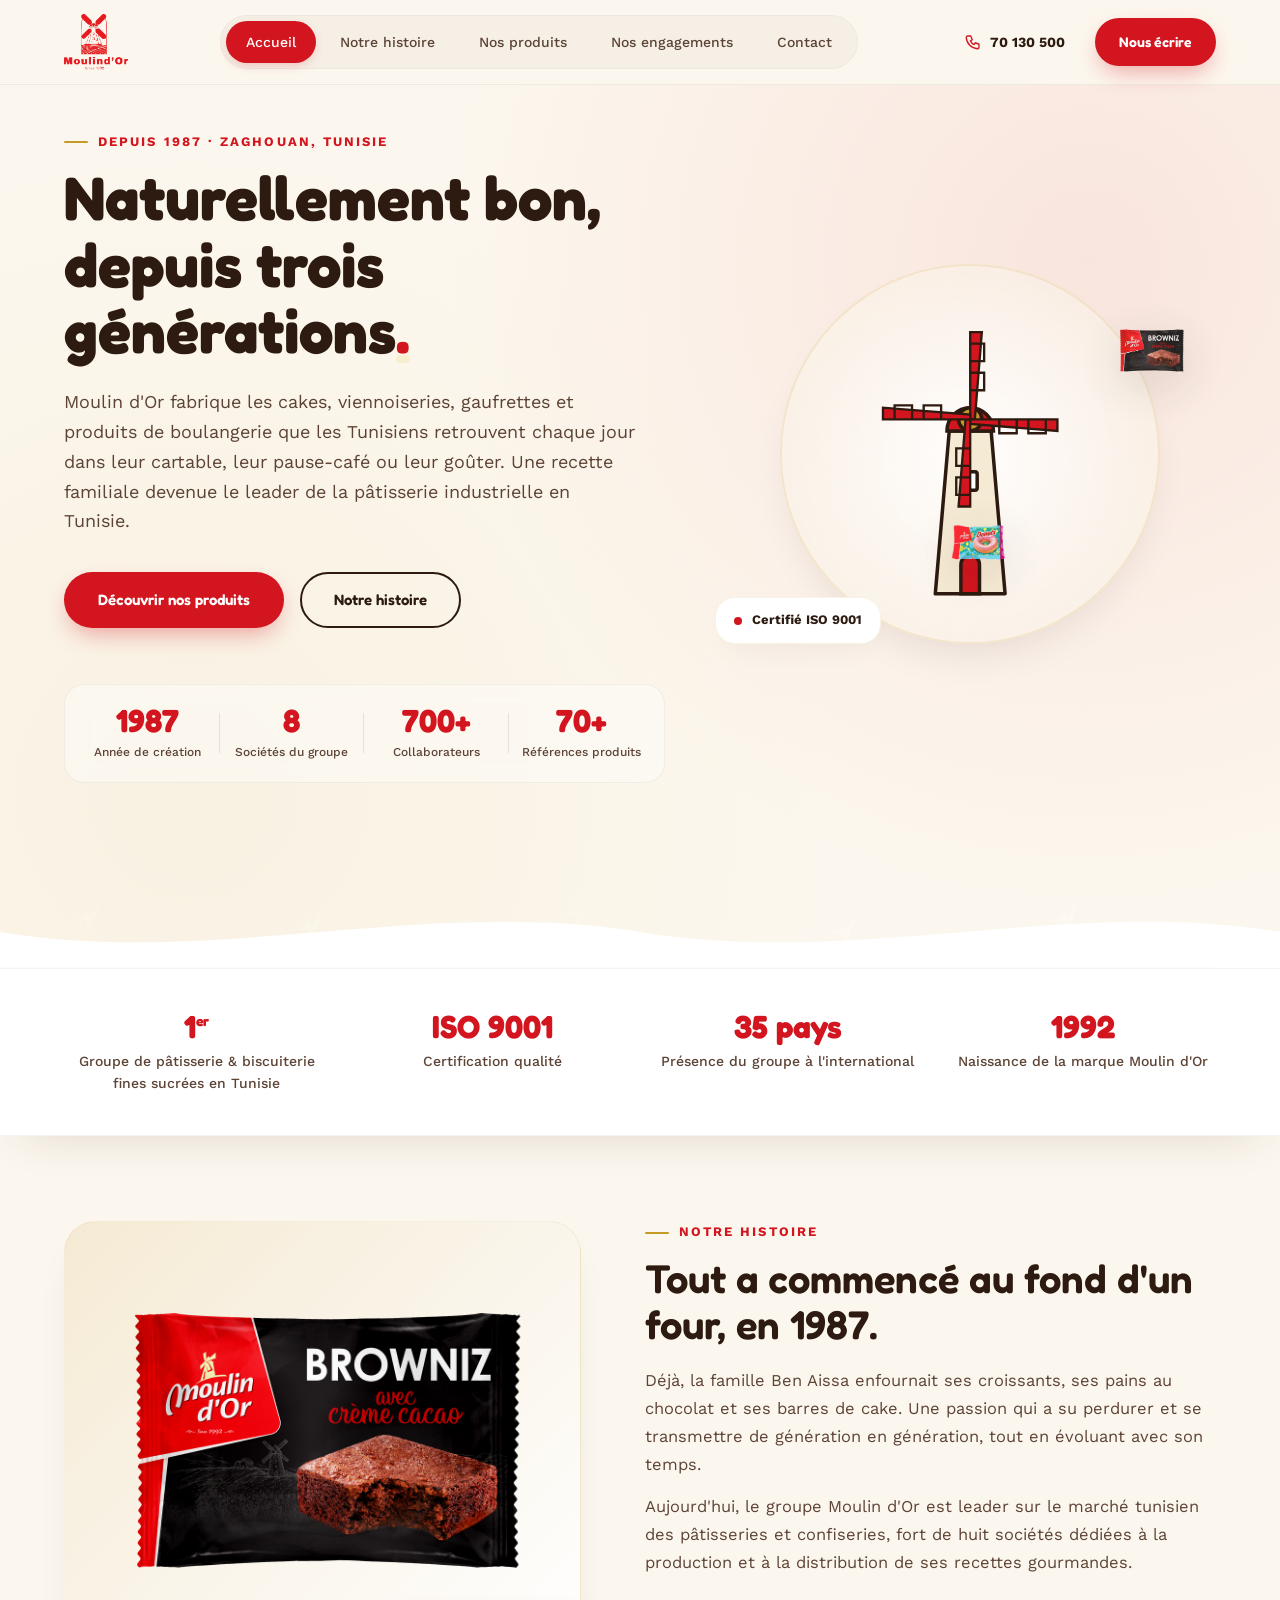
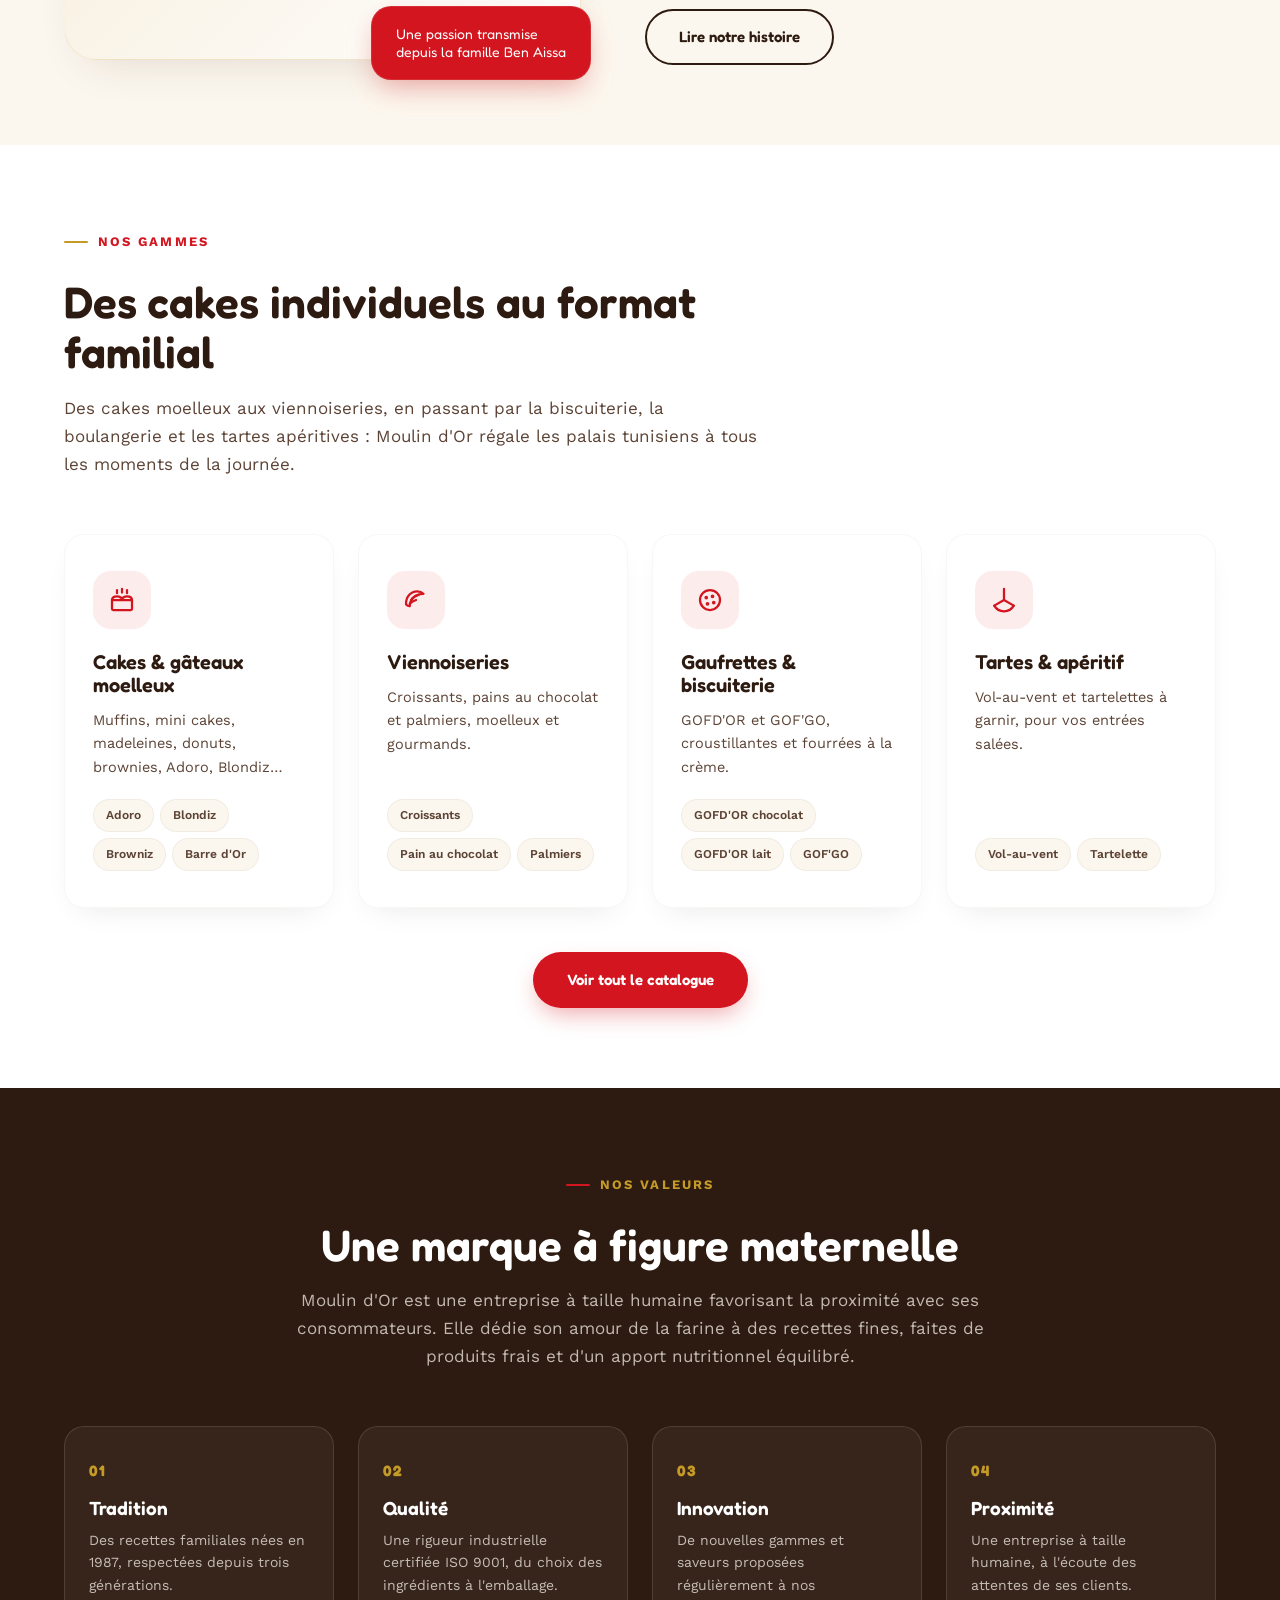
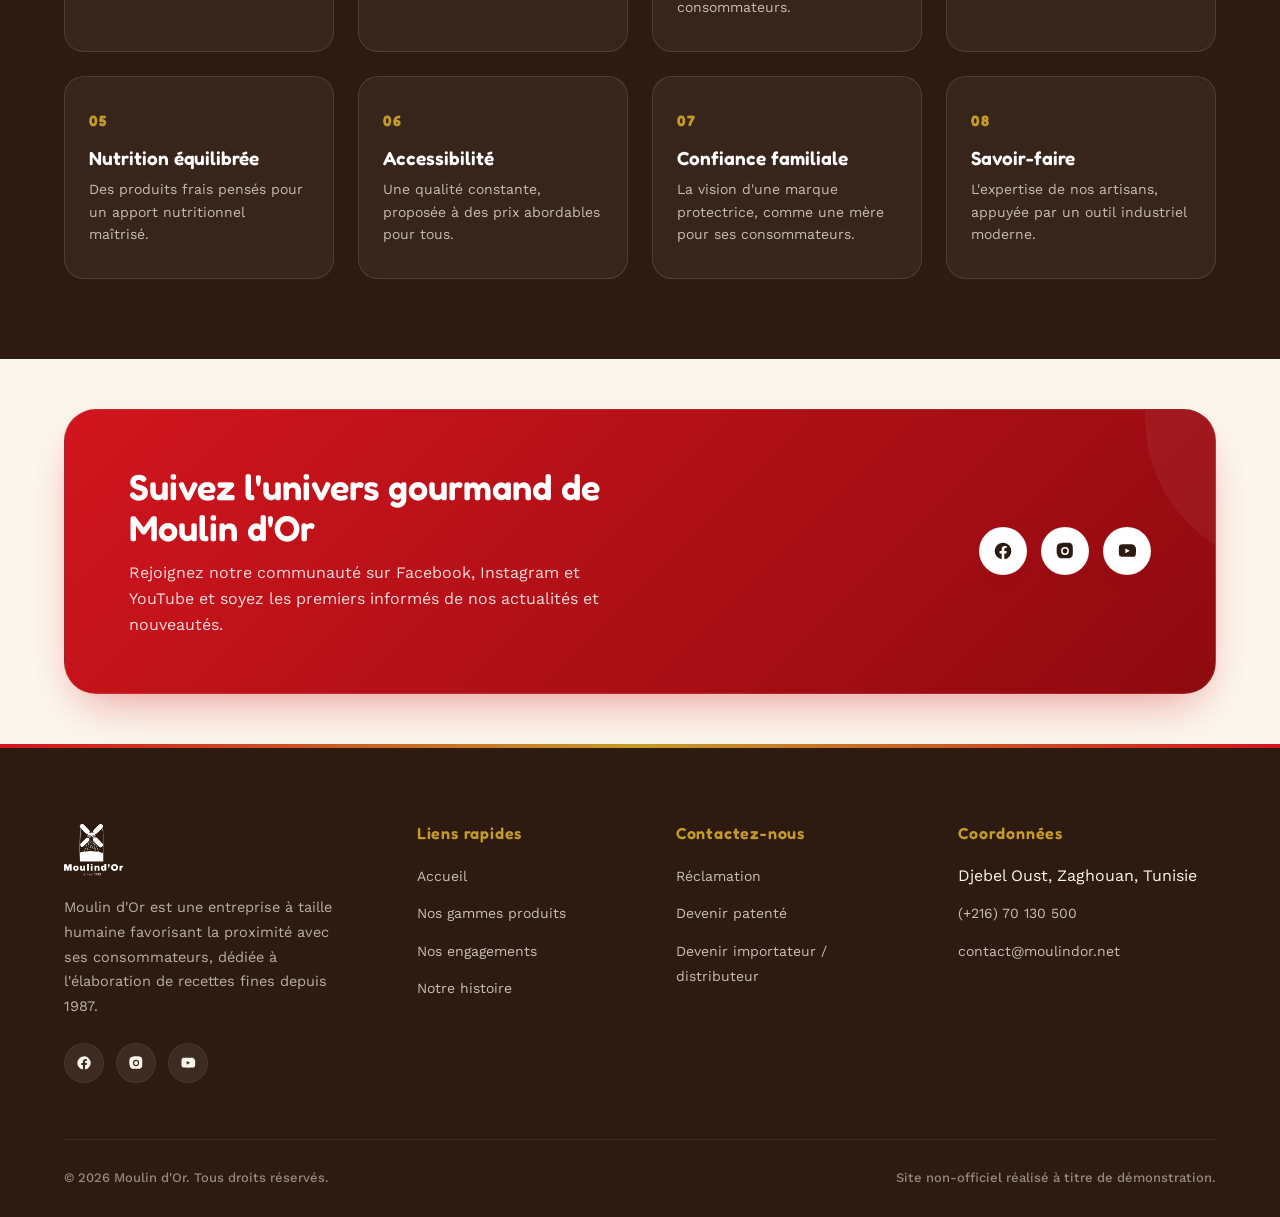
<file: index.html>
<!DOCTYPE html>
<html lang="fr">
<head>
<meta charset="UTF-8">
<meta name="viewport" content="width=device-width, initial-scale=1.0">
<title>Moulin d'Or — Naturellement Bon depuis 1987</title>
<meta name="description" content="Moulin d'Or, leader tunisien de la pâtisserie, viennoiserie et biscuiterie industrielle depuis 1987. Des recettes gourmandes et de qualité, à prix accessible.">
<link rel="icon" href="assets/img/logo.png">
<link rel="stylesheet" href="assets/css/style.css">
</head>
<body>

<!-- ========================== HEADER ========================== -->
<header class="site-header">
  <div class="container header-inner">
    <a href="index.html" class="brand"><img src="assets/img/logo.png" alt="Moulin d'Or — depuis 1992"></a>
    <nav class="nav-desktop" aria-label="Navigation principale">
      <a href="index.html" class="active">Accueil</a>
      <a href="histoire.html">Notre histoire</a>
      <a href="produits.html">Nos produits</a>
      <a href="engagements.html">Nos engagements</a>
      <a href="contact.html">Contact</a>
    </nav>
    <div class="header-actions">
      <a class="tel" href="tel:+21670130500">
        <svg width="18" height="18" viewBox="0 0 24 24" fill="none" stroke="currentColor" stroke-width="1.8" stroke-linecap="round" stroke-linejoin="round"><path d="M5 4h4l2 5-2.5 1.5a11 11 0 0 0 5 5L15 13l5 2v4a2 2 0 0 1-2 2A16 16 0 0 1 3 6a2 2 0 0 1 2-2Z"/></svg>
        <span>70 130 500</span>
      </a>
      <a href="contact.html" class="btn btn-primary" style="padding:11px 22px;font-size:14px;">Nous écrire</a>
      <button class="nav-toggle" aria-label="Ouvrir le menu" aria-expanded="false"><span></span></button>
    </div>
  </div>
  <nav class="nav-mobile" aria-label="Navigation mobile">
    <a href="index.html" class="active">Accueil</a>
    <a href="histoire.html">Notre histoire</a>
    <a href="produits.html">Nos produits</a>
    <a href="engagements.html">Nos engagements</a>
    <a href="contact.html">Contact</a>
  </nav>
</header>

<!-- ========================== HERO ========================== -->
<section class="hero">
  <div class="container hero-inner">
    <div class="hero-copy">
      <span class="eyebrow">Depuis 1987 · Zaghouan, Tunisie</span>
      <h1>Naturellement bon,<br>depuis trois générations<em>.</em></h1>
      <p class="hero-lede">Moulin d'Or fabrique les cakes, viennoiseries, gaufrettes et produits de boulangerie que les Tunisiens retrouvent chaque jour dans leur cartable, leur pause-café ou leur goûter. Une recette familiale devenue le leader de la pâtisserie industrielle en Tunisie.</p>
      <div class="hero-cta">
        <a href="produits.html" class="btn btn-primary">Découvrir nos produits</a>
        <a href="histoire.html" class="btn btn-outline">Notre histoire</a>
      </div>
      <div class="hero-stats">
        <div class="stat"><b>1987</b><span>Année de création</span></div>
        <div class="stat"><b>8</b><span>Sociétés du groupe</span></div>
        <div class="stat"><b>700+</b><span>Collaborateurs</span></div>
        <div class="stat"><b>70+</b><span>Références produits</span></div>
      </div>
    </div>
    <div class="hero-art">
      <div class="hero-floating-products">
        <img class="floating-product-img floating-p1" src="assets/img/browniez.png" alt="Gâteau Browniez Moulin d'Or">
        <img class="floating-product-img floating-p2" src="assets/img/donuts-fraise.png" alt="Donuts Fraise Moulin d'Or">
      </div>
      <div class="mill">
        <svg class="windmill-svg" viewBox="0 0 200 260" xmlns="http://www.w3.org/2000/svg">
          <!-- Windmill tower base -->
          <path d="M70 250 L130 250 L118 110 L82 110 Z" fill="#F5EAD4" stroke="#2D1A10" stroke-width="3" stroke-linejoin="round" />
          <!-- Door -->
          <path d="M92 250 L92 225 A8 8 0 0 1 108 225 L108 250 Z" fill="#D2151E" stroke="#2D1A10" stroke-width="3" />
          <!-- Window -->
          <rect x="94" y="145" width="12" height="16" rx="2" fill="#FFFFFF" stroke="#2D1A10" stroke-width="3" />
          <!-- Windmill dome/roof -->
          <path d="M80 110 A20 20 0 0 1 120 110 Z" fill="#D2151E" stroke="#2D1A10" stroke-width="3" />
          <!-- Rotating blades group (needs to rotate around 100, 100) -->
          <g class="mill-blades-group">
            <!-- Center axle -->
            <circle cx="100" cy="100" r="10" fill="#C59B27" stroke="#2D1A10" stroke-width="3" />
            <!-- Blade 1 -->
            <path d="M100 100 L100 25 L110 25 L104 100 Z" fill="#D2151E" stroke="#2D1A10" stroke-width="2" />
            <path d="M100 35 L112 35 L112 50 L100 50" fill="none" stroke="#2D1A10" stroke-width="2" />
            <path d="M100 60 L112 60 L112 75 L100 75" fill="none" stroke="#2D1A10" stroke-width="2" />
            <!-- Blade 2 (rotated 90) -->
            <g transform="rotate(90 100 100)">
              <path d="M100 100 L100 25 L110 25 L104 100 Z" fill="#D2151E" stroke="#2D1A10" stroke-width="2" />
              <path d="M100 35 L112 35 L112 50 L100 50" fill="none" stroke="#2D1A10" stroke-width="2" />
              <path d="M100 60 L112 60 L112 75 L100 75" fill="none" stroke="#2D1A10" stroke-width="2" />
            </g>
            <!-- Blade 3 (rotated 180) -->
            <g transform="rotate(180 100 100)">
              <path d="M100 100 L100 25 L110 25 L104 100 Z" fill="#D2151E" stroke="#2D1A10" stroke-width="2" />
              <path d="M100 35 L112 35 L112 50 L100 50" fill="none" stroke="#2D1A10" stroke-width="2" />
              <path d="M100 60 L112 60 L112 75 L100 75" fill="none" stroke="#2D1A10" stroke-width="2" />
            </g>
            <!-- Blade 4 (rotated 270) -->
            <g transform="rotate(270 100 100)">
              <path d="M100 100 L100 25 L110 25 L104 100 Z" fill="#D2151E" stroke="#2D1A10" stroke-width="2" />
              <path d="M100 35 L112 35 L112 50 L100 50" fill="none" stroke="#2D1A10" stroke-width="2" />
              <path d="M100 60 L112 60 L112 75 L100 75" fill="none" stroke="#2D1A10" stroke-width="2" />
            </g>
          </g>
        </svg>
      </div>
      <div class="hero-badge"><span class="dot"></span> Certifié ISO 9001</div>
    </div>
  </div>
  <svg class="wheat-wave-divider wave-cream-to-white" viewBox="0 0 1440 120" preserveAspectRatio="none" xmlns="http://www.w3.org/2000/svg">
    <!-- Wavy background fill -->
    <path d="M0,80 C240,120 480,40 720,80 C960,120 1200,40 1440,80 L1440,120 L0,120 Z" fill="var(--white)" />
    <!-- Additional wheat stalk shapes along the wave -->
    <g fill="var(--gold)" opacity="0.15">
      <path d="M 100,80 C 105,70 110,60 112,45 C 108,52 105,58 100,63 C 98,55 96,48 92,40 C 94,47 96,53 98,58 C 93,62 88,66 82,68 C 88,68 93,68 96,66 C 98,72 100,78 101,85 Z" />
      <path d="M 350,90 C 355,80 360,70 362,55 C 358,62 355,68 350,73 C 348,65 346,58 342,50 C 344,57 346,63 348,68 C 343,72 338,76 332,78 C 338,78 343,78 346,76 C 348,82 350,88 351,95 Z" />
      <path d="M 650,75 C 655,65 660,55 662,40 C 658,47 655,53 650,58 C 648,50 646,43 642,35 C 644,42 646,48 648,53 C 643,57 638,61 632,63 C 638,63 643,63 646,61 C 648,67 650,73 651,80 Z" />
      <path d="M 950,95 C 955,85 960,75 962,60 C 958,67 955,73 950,78 C 948,70 946,63 942,55 C 944,62 946,68 948,73 C 943,77 938,81 932,83 C 938,83 943,83 946,81 C 948,87 950,93 951,100 Z" />
      <path d="M 1200,80 C 1205,70 1210,60 1212,45 C 1208,52 1205,58 1200,63 C 1198,55 1196,48 1192,40 C 1194,47 1196,53 1198,58 C 1193,62 1188,66 1182,68 C 1188,68 1193,68 1196,66 C 1198,72 1200,78 1201,85 Z" />
    </g>
  </svg>
</section>

<!-- ========================== STRIP ========================== -->
<section class="strip">
  <div class="container strip-grid">
    <div class="strip-item"><b>1<sup style="font-size:14px;">er</sup></b><span>Groupe de pâtisserie &amp; biscuiterie fines sucrées en Tunisie</span></div>
    <div class="strip-item"><b>ISO 9001</b><span>Certification qualité</span></div>
    <div class="strip-item"><b>35 pays</b><span>Présence du groupe à l'international</span></div>
    <div class="strip-item"><b>1992</b><span>Naissance de la marque Moulin d'Or</span></div>
  </div>
</section>

<!-- ========================== HISTOIRE TEASER ========================== -->
<section class="section">
  <div class="container">
    <div class="split reveal">
      <div class="split-media">
        <div class="frame"><img src="assets/img/browniez.png" alt="Browniz Moulin d'Or, gâteau fourré à la crème de cacao"></div>
        <div class="tag">Une passion transmise depuis la famille Ben Aissa</div>
      </div>
      <div class="split-body">
        <span class="eyebrow">Notre histoire</span>
        <h2>Tout a commencé au fond d'un four, en 1987.</h2>
        <p>Déjà, la famille Ben Aissa enfournait ses croissants, ses pains au chocolat et ses barres de cake. Une passion qui a su perdurer et se transmettre de génération en génération, tout en évoluant avec son temps.</p>
        <p>Aujourd'hui, le groupe Moulin d'Or est leader sur le marché tunisien des pâtisseries et confiseries, fort de huit sociétés dédiées à la production et à la distribution de ses recettes gourmandes.</p>
        <a href="histoire.html" class="btn btn-outline">Lire notre histoire</a>
      </div>
    </div>
  </div>
</section>

<!-- ========================== GAMMES DE PRODUITS ========================== -->
<section class="section" style="background:var(--white);">
  <div class="container">
    <div class="section-head reveal">
      <span class="eyebrow">Nos gammes</span>
      <h2>Des cakes individuels au format familial</h2>
      <p>Des cakes moelleux aux viennoiseries, en passant par la biscuiterie, la boulangerie et les tartes apéritives : Moulin d'Or régale les palais tunisiens à tous les moments de la journée.</p>
    </div>
    <div class="cards-grid reveal">
      <div class="cat-card">
        <div class="icon"><svg viewBox="0 0 24 24" fill="none" stroke="#E31E24" stroke-width="1.8" stroke-linecap="round" stroke-linejoin="round"><path d="M4 12h16v7a1 1 0 0 1-1 1H5a1 1 0 0 1-1-1v-7Z"/><path d="M4 12c0-2 1.5-3 4-3s3 1.5 4 1.5 1.5-1.5 4-1.5 4 1 4 3"/><path d="M8 6.5V4M12 6V3M16 6.5V4"/></svg></div>
        <h3>Cakes &amp; gâteaux moelleux</h3>
        <p>Muffins, mini cakes, madeleines, donuts, brownies, Adoro, Blondiz…</p>
        <ul><li>Adoro</li><li>Blondiz</li><li>Browniz</li><li>Barre d'Or</li></ul>
      </div>
      <div class="cat-card">
        <div class="icon"><svg viewBox="0 0 24 24" fill="none" stroke="#E31E24" stroke-width="1.8" stroke-linecap="round" stroke-linejoin="round"><path d="M4 15c0-6 4-10 9-10 3 0 5 2 5 2s-6 0-9 4c-2 2.6-2 6-2 6s-3-.5-3-2Z"/><path d="M8 12c2-3 6-4 6-4M7 15c2-2 5-3 5-3"/></svg></div>
        <h3>Viennoiseries</h3>
        <p>Croissants, pains au chocolat et palmiers, moelleux et gourmands.</p>
        <ul><li>Croissants</li><li>Pain au chocolat</li><li>Palmiers</li></ul>
      </div>
      <div class="cat-card">
        <div class="icon"><svg viewBox="0 0 24 24" fill="none" stroke="#E31E24" stroke-width="1.8" stroke-linecap="round" stroke-linejoin="round"><circle cx="12" cy="12" r="8"/><circle cx="9" cy="10" r=".6" fill="#E31E24"/><circle cx="14" cy="9" r=".6" fill="#E31E24"/><circle cx="15" cy="14" r=".6" fill="#E31E24"/><circle cx="10" cy="15" r=".6" fill="#E31E24"/></svg></div>
        <h3>Gaufrettes &amp; biscuiterie</h3>
        <p>GOFD'OR et GOF'GO, croustillantes et fourrées à la crème.</p>
        <ul><li>GOFD'OR chocolat</li><li>GOFD'OR lait</li><li>GOF'GO</li></ul>
      </div>
      <div class="cat-card">
        <div class="icon"><svg viewBox="0 0 24 24" fill="none" stroke="#E31E24" stroke-width="1.8" stroke-linecap="round" stroke-linejoin="round"><path d="M12 3v9l7.8 4.5"/><path d="M12 12 4.2 16.5"/><path d="M4.2 16.5A9 9 0 0 0 12 21a9 9 0 0 0 7.8-4.5"/></svg></div>
        <h3>Tartes &amp; apéritif</h3>
        <p>Vol-au-vent et tartelettes à garnir, pour vos entrées salées.</p>
        <ul><li>Vol-au-vent</li><li>Tartelette</li></ul>
      </div>
    </div>
    <div class="text-center reveal" style="margin-top:44px;">
      <a href="produits.html" class="btn btn-primary">Voir tout le catalogue</a>
    </div>
  </div>
</section>

<!-- ========================== VALEURS ========================== -->
<section class="section section-on-brown">
  <div class="container">
    <div class="section-head center reveal">
      <span class="eyebrow">Nos valeurs</span>
      <h2>Une marque à figure maternelle</h2>
      <p>Moulin d'Or est une entreprise à taille humaine favorisant la proximité avec ses consommateurs. Elle dédie son amour de la farine à des recettes fines, faites de produits frais et d'un apport nutritionnel équilibré.</p>
    </div>
    <div class="values-grid reveal">
      <div class="value-card"><span class="num">01</span><h3>Tradition</h3><p>Des recettes familiales nées en 1987, respectées depuis trois générations.</p></div>
      <div class="value-card"><span class="num">02</span><h3>Qualité</h3><p>Une rigueur industrielle certifiée ISO 9001, du choix des ingrédients à l'emballage.</p></div>
      <div class="value-card"><span class="num">03</span><h3>Innovation</h3><p>De nouvelles gammes et saveurs proposées régulièrement à nos consommateurs.</p></div>
      <div class="value-card"><span class="num">04</span><h3>Proximité</h3><p>Une entreprise à taille humaine, à l'écoute des attentes de ses clients.</p></div>
      <div class="value-card"><span class="num">05</span><h3>Nutrition équilibrée</h3><p>Des produits frais pensés pour un apport nutritionnel maîtrisé.</p></div>
      <div class="value-card"><span class="num">06</span><h3>Accessibilité</h3><p>Une qualité constante, proposée à des prix abordables pour tous.</p></div>
      <div class="value-card"><span class="num">07</span><h3>Confiance familiale</h3><p>La vision d'une marque protectrice, comme une mère pour ses consommateurs.</p></div>
      <div class="value-card"><span class="num">08</span><h3>Savoir-faire</h3><p>L'expertise de nos artisans, appuyée par un outil industriel moderne.</p></div>
    </div>
  </div>
</section>

<!-- ========================== CTA / SUIVEZ-NOUS ========================== -->
<section class="section-tight">
  <div class="container">
    <div class="cta-band reveal">
      <div>
        <h3>Suivez l'univers gourmand de Moulin d'Or</h3>
        <p>Rejoignez notre communauté sur Facebook, Instagram et YouTube et soyez les premiers informés de nos actualités et nouveautés.</p>
      </div>
      <div class="social-links" style="background:transparent;">
        <a href="https://www.facebook.com/moulindor.tunisie/" target="_blank" rel="noopener" aria-label="Facebook"><svg viewBox="0 0 24 24" width="20" height="20" fill="currentColor"><path d="M22 12a10 10 0 1 0-11.6 9.9v-7H7.9V12h2.5V9.8c0-2.5 1.5-3.9 3.8-3.9 1.1 0 2.2.2 2.2.2v2.4h-1.2c-1.2 0-1.6.8-1.6 1.6V12h2.8l-.4 2.9h-2.4v7A10 10 0 0 0 22 12Z"/></svg></a>
        <a href="https://www.instagram.com/moulindortunisie/" target="_blank" rel="noopener" aria-label="Instagram"><svg viewBox="0 0 24 24" width="20" height="20" fill="currentColor"><path d="M12 2c2.7 0 3.1 0 4.1.1 1.1 0 1.8.2 2.3.4.6.2 1 .5 1.5 1 .4.4.7.9 1 1.5.2.5.4 1.2.4 2.3.1 1 .1 1.4.1 4.1s0 3.1-.1 4.1c0 1.1-.2 1.8-.4 2.3-.2.6-.5 1-1 1.5-.4.4-.9.7-1.5 1-.5.2-1.2.4-2.3.4-1 .1-1.4.1-4.1.1s-3.1 0-4.1-.1c-1.1 0-1.8-.2-2.3-.4-.6-.2-1-.5-1.5-1-.4-.4-.7-.9-1-1.5-.2-.5-.4-1.2-.4-2.3C2 15.1 2 14.7 2 12s0-3.1.1-4.1c0-1.1.2-1.8.4-2.3.2-.6.5-1 1-1.5.4-.4.9-.7 1.5-1 .5-.2 1.2-.4 2.3-.4C8.9 2 9.3 2 12 2Zm0 5.3a4.7 4.7 0 1 0 0 9.4 4.7 4.7 0 0 0 0-9.4Zm0 1.8a2.9 2.9 0 1 1 0 5.8 2.9 2.9 0 0 1 0-5.8Zm5-2a1.1 1.1 0 1 1-2.2 0 1.1 1.1 0 0 1 2.2 0Z"/></svg></a>
        <a href="https://www.youtube.com/channel/UCGKEf2L9uiOrLGy79uA95WQ" target="_blank" rel="noopener" aria-label="YouTube"><svg viewBox="0 0 24 24" width="20" height="20" fill="currentColor"><path d="M21.6 7.2s-.2-1.5-.8-2.1c-.8-.8-1.7-.8-2.1-.9C15.9 4 12 4 12 4h0s-3.9 0-6.7.2c-.4 0-1.3.1-2.1.9C2.6 5.7 2.4 7.2 2.4 7.2S2.2 9 2.2 10.7v1.5C2.2 14 2.4 15.8 2.4 15.8s.2 1.5.8 2.1c.8.8 1.9.8 2.4.9 1.7.2 7.4.2 7.4.2s3.9 0 6.7-.2c.4 0 1.3-.1 2.1-.9.6-.6.8-2.1.8-2.1s.2-1.8.2-3.5v-1.5c0-1.8-.2-3.5-.2-3.5ZM10 14.6V8.9l5.4 2.9-5.4 2.8Z"/></svg></a>
      </div>
    </div>
  </div>
</section>

<!-- ========================== FOOTER ========================== -->
<footer class="site-footer">
  <div class="container">
    <div class="footer-grid">
      <div class="footer-brand">
        <img src="assets/img/logo.png" alt="Moulin d'Or">
        <p>Moulin d'Or est une entreprise à taille humaine favorisant la proximité avec ses consommateurs, dédiée à l'élaboration de recettes fines depuis 1987.</p>
        <div class="footer-social">
          <a href="https://www.facebook.com/moulindor.tunisie/" target="_blank" rel="noopener" aria-label="Facebook"><svg viewBox="0 0 24 24" width="16" height="16" fill="currentColor"><path d="M22 12a10 10 0 1 0-11.6 9.9v-7H7.9V12h2.5V9.8c0-2.5 1.5-3.9 3.8-3.9 1.1 0 2.2.2 2.2.2v2.4h-1.2c-1.2 0-1.6.8-1.6 1.6V12h2.8l-.4 2.9h-2.4v7A10 10 0 0 0 22 12Z"/></svg></a>
          <a href="https://www.instagram.com/moulindortunisie/" target="_blank" rel="noopener" aria-label="Instagram"><svg viewBox="0 0 24 24" width="16" height="16" fill="currentColor"><path d="M12 2c2.7 0 3.1 0 4.1.1 1.1 0 1.8.2 2.3.4.6.2 1 .5 1.5 1 .4.4.7.9 1 1.5.2.5.4 1.2.4 2.3.1 1 .1 1.4.1 4.1s0 3.1-.1 4.1c0 1.1-.2 1.8-.4 2.3-.2.6-.5 1-1 1.5-.4.4-.9.7-1.5 1-.5.2-1.2.4-2.3.4-1 .1-1.4.1-4.1.1s-3.1 0-4.1-.1c-1.1 0-1.8-.2-2.3-.4-.6-.2-1-.5-1.5-1-.4-.4-.7-.9-1-1.5-.2-.5-.4-1.2-.4-2.3C2 15.1 2 14.7 2 12s0-3.1.1-4.1c0-1.1.2-1.8.4-2.3.2-.6.5-1 1-1.5.4-.4.9-.7 1.5-1 .5-.2 1.2-.4 2.3-.4C8.9 2 9.3 2 12 2Zm0 5.3a4.7 4.7 0 1 0 0 9.4 4.7 4.7 0 0 0 0-9.4Zm0 1.8a2.9 2.9 0 1 1 0 5.8 2.9 2.9 0 0 1 0-5.8Zm5-2a1.1 1.1 0 1 1-2.2 0 1.1 1.1 0 0 1 2.2 0Z"/></svg></a>
          <a href="https://www.youtube.com/channel/UCGKEf2L9uiOrLGy79uA95WQ" target="_blank" rel="noopener" aria-label="YouTube"><svg viewBox="0 0 24 24" width="16" height="16" fill="currentColor"><path d="M21.6 7.2s-.2-1.5-.8-2.1c-.8-.8-1.7-.8-2.1-.9C15.9 4 12 4 12 4h0s-3.9 0-6.7.2c-.4 0-1.3.1-2.1.9C2.6 5.7 2.4 7.2 2.4 7.2S2.2 9 2.2 10.7v1.5C2.2 14 2.4 15.8 2.4 15.8s.2 1.5.8 2.1c.8.8 1.9.8 2.4.9 1.7.2 7.4.2 7.4.2s3.9 0 6.7-.2c.4 0 1.3-.1 2.1-.9.6-.6.8-2.1.8-2.1s.2-1.8.2-3.5v-1.5c0-1.8-.2-3.5-.2-3.5ZM10 14.6V8.9l5.4 2.9-5.4 2.8Z"/></svg></a>
        </div>
      </div>
      <div class="footer-col">
        <h5>Liens rapides</h5>
        <ul>
          <li><a href="index.html">Accueil</a></li>
          <li><a href="produits.html">Nos gammes produits</a></li>
          <li><a href="engagements.html">Nos engagements</a></li>
          <li><a href="histoire.html">Notre histoire</a></li>
        </ul>
      </div>
      <div class="footer-col">
        <h5>Contactez-nous</h5>
        <ul>
          <li><a href="contact.html">Réclamation</a></li>
          <li><a href="contact.html">Devenir patenté</a></li>
          <li><a href="contact.html">Devenir importateur / distributeur</a></li>
        </ul>
      </div>
      <div class="footer-col">
        <h5>Coordonnées</h5>
        <ul>
          <li>Djebel Oust, Zaghouan, Tunisie</li>
          <li><a href="tel:+21670130500">(+216) 70 130 500</a></li>
          <li><a href="mailto:contact@moulindor.net">contact@moulindor.net</a></li>
        </ul>
      </div>
    </div>
    <div class="footer-bottom">
      <span>© <span data-year>2026</span> Moulin d'Or. Tous droits réservés.</span>
      <span>Site non-officiel réalisé à titre de démonstration.</span>
    </div>
  </div>
</footer>

<script src="assets/js/main.js"></script>
</body>
</html>
</file>
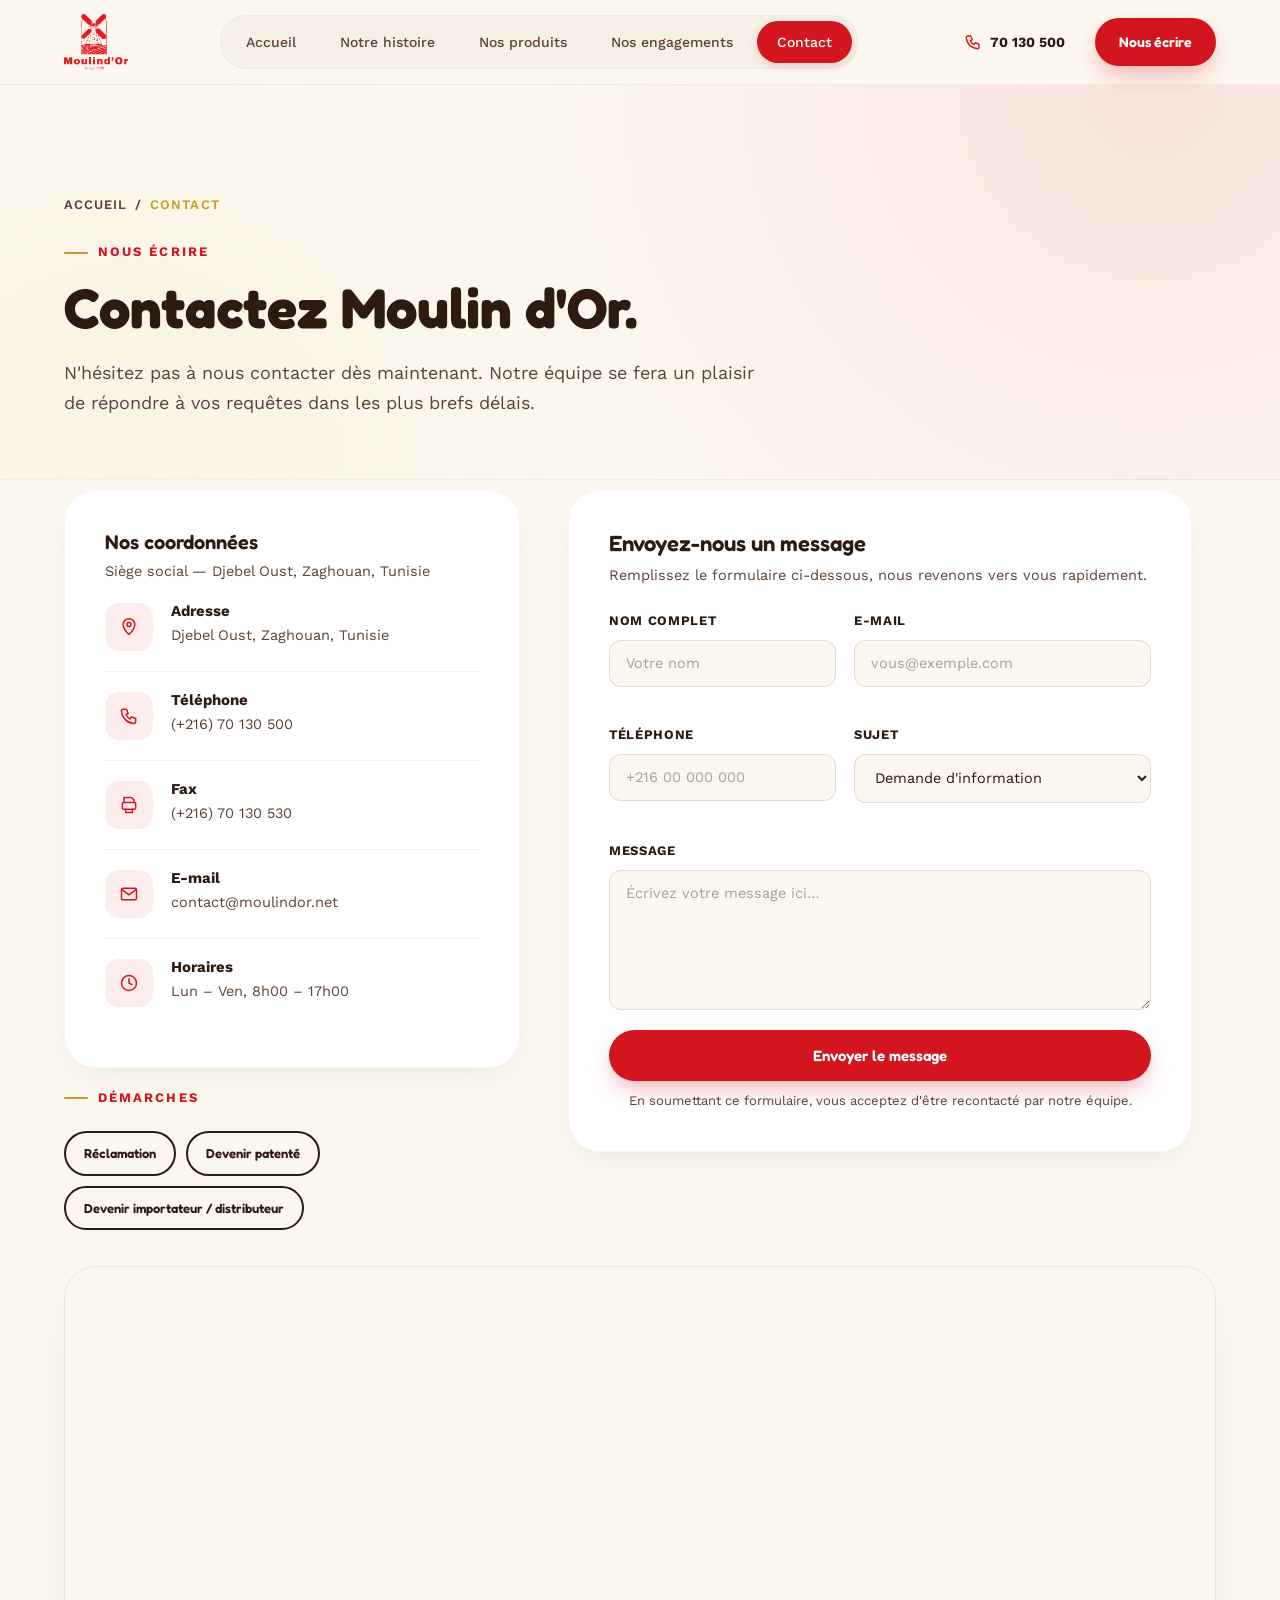
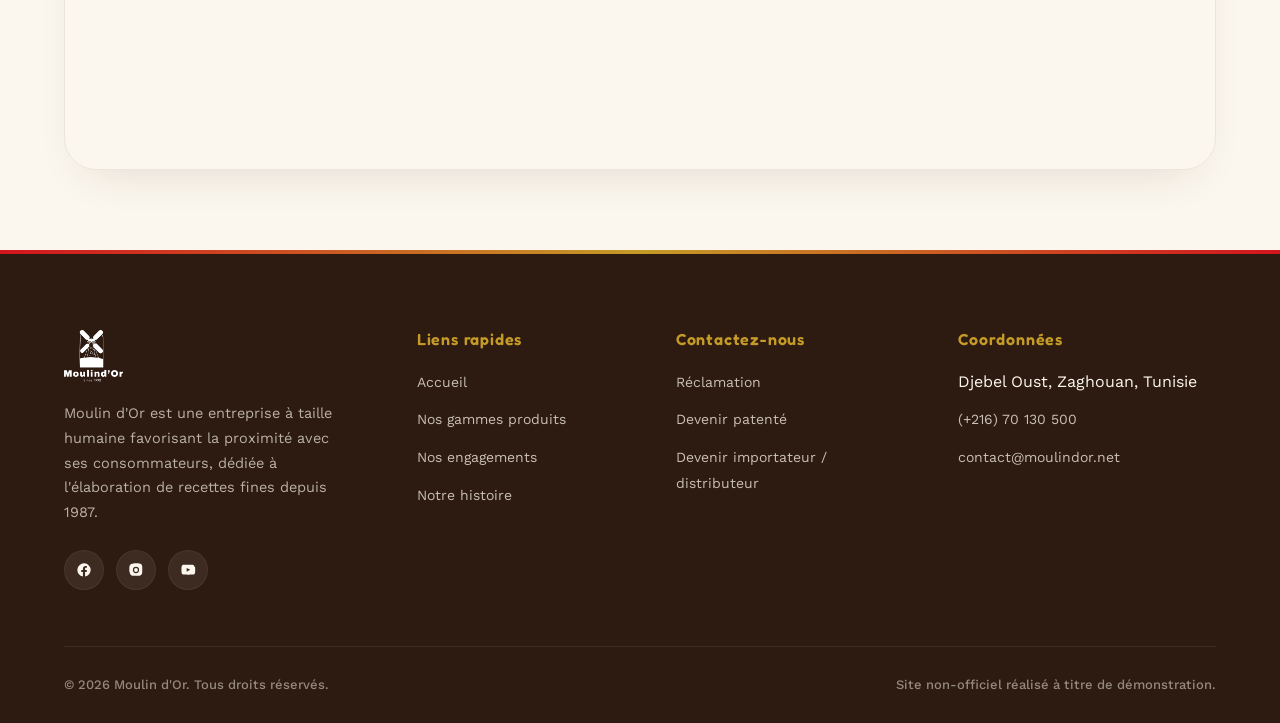
<file: contact.html>
<!DOCTYPE html>
<html lang="fr">
<head>
<meta charset="UTF-8">
<meta name="viewport" content="width=device-width, initial-scale=1.0">
<title>Contact — Moulin d'Or</title>
<meta name="description" content="Contactez Moulin d'Or : téléphone, e-mail et adresse du siège à Djebel Oust, Zaghouan. Réclamation, devenir patenté ou distributeur.">
<link rel="icon" href="assets/img/logo.png">
<link rel="stylesheet" href="assets/css/style.css">
</head>
<body>

<header class="site-header">
  <div class="container header-inner">
    <a href="index.html" class="brand"><img src="assets/img/logo.png" alt="Moulin d'Or — depuis 1992"></a>
    <nav class="nav-desktop" aria-label="Navigation principale">
      <a href="index.html">Accueil</a>
      <a href="histoire.html">Notre histoire</a>
      <a href="produits.html">Nos produits</a>
      <a href="engagements.html">Nos engagements</a>
      <a href="contact.html" class="active">Contact</a>
    </nav>
    <div class="header-actions">
      <a class="tel" href="tel:+21670130500">
        <svg width="18" height="18" viewBox="0 0 24 24" fill="none" stroke="currentColor" stroke-width="1.8" stroke-linecap="round" stroke-linejoin="round"><path d="M5 4h4l2 5-2.5 1.5a11 11 0 0 0 5 5L15 13l5 2v4a2 2 0 0 1-2 2A16 16 0 0 1 3 6a2 2 0 0 1 2-2Z"/></svg>
        <span>70 130 500</span>
      </a>
      <a href="contact.html" class="btn btn-primary" style="padding:11px 22px;font-size:14px;">Nous écrire</a>
      <button class="nav-toggle" aria-label="Ouvrir le menu" aria-expanded="false"><span></span></button>
    </div>
  </div>
  <nav class="nav-mobile" aria-label="Navigation mobile">
    <a href="index.html">Accueil</a>
    <a href="histoire.html">Notre histoire</a>
    <a href="produits.html">Nos produits</a>
    <a href="engagements.html">Nos engagements</a>
    <a href="contact.html" class="active">Contact</a>
  </nav>
</header>

<section class="page-hero">
  <div class="container">
    <div class="breadcrumb"><a href="index.html">Accueil</a> / <span>Contact</span></div>
    <span class="eyebrow">Nous écrire</span>
    <h1>Contactez Moulin d'Or.</h1>
    <p class="lede">N'hésitez pas à nous contacter dès maintenant. Notre équipe se fera un plaisir de répondre à vos requêtes dans les plus brefs délais.</p>
  </div>
</section>

<section class="section" style="padding-top:10px;">
  <div class="container">
    <div class="contact-grid reveal">

      <div>
        <div class="contact-card">
          <h3 style="font-size:20px;margin-bottom:6px;">Nos coordonnées</h3>
          <p style="color:var(--brown-70);font-size:14.5px;">Siège social — Djebel Oust, Zaghouan, Tunisie</p>

          <div class="contact-row">
            <div class="icon"><svg width="20" height="20" viewBox="0 0 24 24" fill="none" stroke="#E31E24" stroke-width="1.8" stroke-linecap="round" stroke-linejoin="round"><path d="M12 21s7-6.6 7-12a7 7 0 1 0-14 0c0 5.4 7 12 7 12Z"/><circle cx="12" cy="9" r="2.4"/></svg></div>
            <div><h4>Adresse</h4><p>Djebel Oust, Zaghouan, Tunisie</p></div>
          </div>

          <div class="contact-row">
            <div class="icon"><svg width="20" height="20" viewBox="0 0 24 24" fill="none" stroke="#E31E24" stroke-width="1.8" stroke-linecap="round" stroke-linejoin="round"><path d="M5 4h4l2 5-2.5 1.5a11 11 0 0 0 5 5L15 13l5 2v4a2 2 0 0 1-2 2A16 16 0 0 1 3 6a2 2 0 0 1 2-2Z"/></svg></div>
            <div><h4>Téléphone</h4><a href="tel:+21670130500">(+216) 70 130 500</a></div>
          </div>

          <div class="contact-row">
            <div class="icon"><svg width="20" height="20" viewBox="0 0 24 24" fill="none" stroke="#E31E24" stroke-width="1.8" stroke-linecap="round" stroke-linejoin="round"><path d="M6 9V3h9l3 3v3"/><rect x="4" y="9" width="16" height="8" rx="1.5"/><path d="M8 17v4h8v-4"/></svg></div>
            <div><h4>Fax</h4><span>(+216) 70 130 530</span></div>
          </div>

          <div class="contact-row">
            <div class="icon"><svg width="20" height="20" viewBox="0 0 24 24" fill="none" stroke="#E31E24" stroke-width="1.8" stroke-linecap="round" stroke-linejoin="round"><rect x="3" y="5" width="18" height="14" rx="2"/><path d="m4 7 8 6 8-6"/></svg></div>
            <div><h4>E-mail</h4><a href="mailto:contact@moulindor.net">contact@moulindor.net</a></div>
          </div>

          <div class="contact-row">
            <div class="icon"><svg width="20" height="20" viewBox="0 0 24 24" fill="none" stroke="#E31E24" stroke-width="1.8" stroke-linecap="round" stroke-linejoin="round"><circle cx="12" cy="12" r="9"/><path d="M12 7v5l3.5 2"/></svg></div>
            <div><h4>Horaires</h4><p>Lun – Ven, 8h00 – 17h00</p></div>
          </div>
        </div>

        <div style="margin-top:20px;display:flex;gap:10px;flex-wrap:wrap;">
          <span class="eyebrow" style="width:100%;">Démarches</span>
          <a href="#contact-form" class="btn btn-outline" style="font-size:13px;padding:10px 18px;">Réclamation</a>
          <a href="#contact-form" class="btn btn-outline" style="font-size:13px;padding:10px 18px;">Devenir patenté</a>
          <a href="#contact-form" class="btn btn-outline" style="font-size:13px;padding:10px 18px;">Devenir importateur / distributeur</a>
        </div>
      </div>

      <div class="form-card">
        <h3 style="font-size:22px;">Envoyez-nous un message</h3>
        <p style="color:var(--brown-70);font-size:14.5px;margin-top:8px;">Remplissez le formulaire ci-dessous, nous revenons vers vous rapidement.</p>

        <form id="contact-form" style="margin-top:24px;">
          <div class="form-grid">
            <div class="field">
              <label for="nom">Nom complet</label>
              <input type="text" id="nom" name="nom" placeholder="Votre nom" required>
            </div>
            <div class="field">
              <label for="email">E-mail</label>
              <input type="email" id="email" name="email" placeholder="vous@exemple.com" required>
            </div>
            <div class="field">
              <label for="telephone">Téléphone</label>
              <input type="tel" id="telephone" name="telephone" placeholder="+216 00 000 000">
            </div>
            <div class="field">
              <label for="sujet">Sujet</label>
              <select id="sujet" name="sujet">
                <option>Demande d'information</option>
                <option>Réclamation</option>
                <option>Devenir patenté</option>
                <option>Devenir importateur / distributeur</option>
                <option>Autre</option>
              </select>
            </div>
            <div class="field full">
              <label for="message">Message</label>
              <textarea id="message" name="message" placeholder="Écrivez votre message ici…" required></textarea>
            </div>
          </div>
          <button type="submit" class="btn btn-primary" style="width:100%;">Envoyer le message</button>
          <p class="form-note">En soumettant ce formulaire, vous acceptez d'être recontacté par notre équipe.</p>
          <div id="form-success" class="form-success">Votre message a été envoyé avec succès. Merci de nous avoir contactés !</div>
        </form>
      </div>

    </div>

    <div class="map-frame reveal">
      <iframe title="Localisation Moulin d'Or — Djebel Oust, Zaghouan" loading="lazy" src="https://www.google.com/maps?q=Djebel%20Oust%2C%20Zaghouan%2C%20Tunisie&output=embed"></iframe>
    </div>
  </div>
</section>

<footer class="site-footer">
  <div class="container">
    <div class="footer-grid">
      <div class="footer-brand">
        <img src="assets/img/logo.png" alt="Moulin d'Or">
        <p>Moulin d'Or est une entreprise à taille humaine favorisant la proximité avec ses consommateurs, dédiée à l'élaboration de recettes fines depuis 1987.</p>
        <div class="footer-social">
          <a href="https://www.facebook.com/moulindor.tunisie/" target="_blank" rel="noopener" aria-label="Facebook"><svg viewBox="0 0 24 24" width="16" height="16" fill="currentColor"><path d="M22 12a10 10 0 1 0-11.6 9.9v-7H7.9V12h2.5V9.8c0-2.5 1.5-3.9 3.8-3.9 1.1 0 2.2.2 2.2.2v2.4h-1.2c-1.2 0-1.6.8-1.6 1.6V12h2.8l-.4 2.9h-2.4v7A10 10 0 0 0 22 12Z"/></svg></a>
          <a href="https://www.instagram.com/moulindortunisie/" target="_blank" rel="noopener" aria-label="Instagram"><svg viewBox="0 0 24 24" width="16" height="16" fill="currentColor"><path d="M12 2c2.7 0 3.1 0 4.1.1 1.1 0 1.8.2 2.3.4.6.2 1 .5 1.5 1 .4.4.7.9 1 1.5.2.5.4 1.2.4 2.3.1 1 .1 1.4.1 4.1s0 3.1-.1 4.1c0 1.1-.2 1.8-.4 2.3-.2.6-.5 1-1 1.5-.4.4-.9.7-1.5 1-.5.2-1.2.4-2.3.4-1 .1-1.4.1-4.1.1s-3.1 0-4.1-.1c-1.1 0-1.8-.2-2.3-.4-.6-.2-1-.5-1.5-1-.4-.4-.7-.9-1-1.5-.2-.5-.4-1.2-.4-2.3C2 15.1 2 14.7 2 12s0-3.1.1-4.1c0-1.1.2-1.8.4-2.3.2-.6.5-1 1-1.5.4-.4.9-.7 1.5-1 .5-.2 1.2-.4 2.3-.4C8.9 2 9.3 2 12 2Zm0 5.3a4.7 4.7 0 1 0 0 9.4 4.7 4.7 0 0 0 0-9.4Zm0 1.8a2.9 2.9 0 1 1 0 5.8 2.9 2.9 0 0 1 0-5.8Zm5-2a1.1 1.1 0 1 1-2.2 0 1.1 1.1 0 0 1 2.2 0Z"/></svg></a>
          <a href="https://www.youtube.com/channel/UCGKEf2L9uiOrLGy79uA95WQ" target="_blank" rel="noopener" aria-label="YouTube"><svg viewBox="0 0 24 24" width="16" height="16" fill="currentColor"><path d="M21.6 7.2s-.2-1.5-.8-2.1c-.8-.8-1.7-.8-2.1-.9C15.9 4 12 4 12 4h0s-3.9 0-6.7.2c-.4 0-1.3.1-2.1.9C2.6 5.7 2.4 7.2 2.4 7.2S2.2 9 2.2 10.7v1.5C2.2 14 2.4 15.8 2.4 15.8s.2 1.5.8 2.1c.8.8 1.9.8 2.4.9 1.7.2 7.4.2 7.4.2s3.9 0 6.7-.2c.4 0 1.3-.1 2.1-.9.6-.6.8-2.1.8-2.1s.2-1.8.2-3.5v-1.5c0-1.8-.2-3.5-.2-3.5ZM10 14.6V8.9l5.4 2.9-5.4 2.8Z"/></svg></a>
        </div>
      </div>
      <div class="footer-col">
        <h5>Liens rapides</h5>
        <ul>
          <li><a href="index.html">Accueil</a></li>
          <li><a href="produits.html">Nos gammes produits</a></li>
          <li><a href="engagements.html">Nos engagements</a></li>
          <li><a href="histoire.html">Notre histoire</a></li>
        </ul>
      </div>
      <div class="footer-col">
        <h5>Contactez-nous</h5>
        <ul>
          <li><a href="contact.html">Réclamation</a></li>
          <li><a href="contact.html">Devenir patenté</a></li>
          <li><a href="contact.html">Devenir importateur / distributeur</a></li>
        </ul>
      </div>
      <div class="footer-col">
        <h5>Coordonnées</h5>
        <ul>
          <li>Djebel Oust, Zaghouan, Tunisie</li>
          <li><a href="tel:+21670130500">(+216) 70 130 500</a></li>
          <li><a href="mailto:contact@moulindor.net">contact@moulindor.net</a></li>
        </ul>
      </div>
    </div>
    <div class="footer-bottom">
      <span>© <span data-year>2026</span> Moulin d'Or. Tous droits réservés.</span>
      <span>Site non-officiel réalisé à titre de démonstration.</span>
    </div>
  </div>
</footer>

<script src="assets/js/main.js"></script>
</body>
</html>
</file>
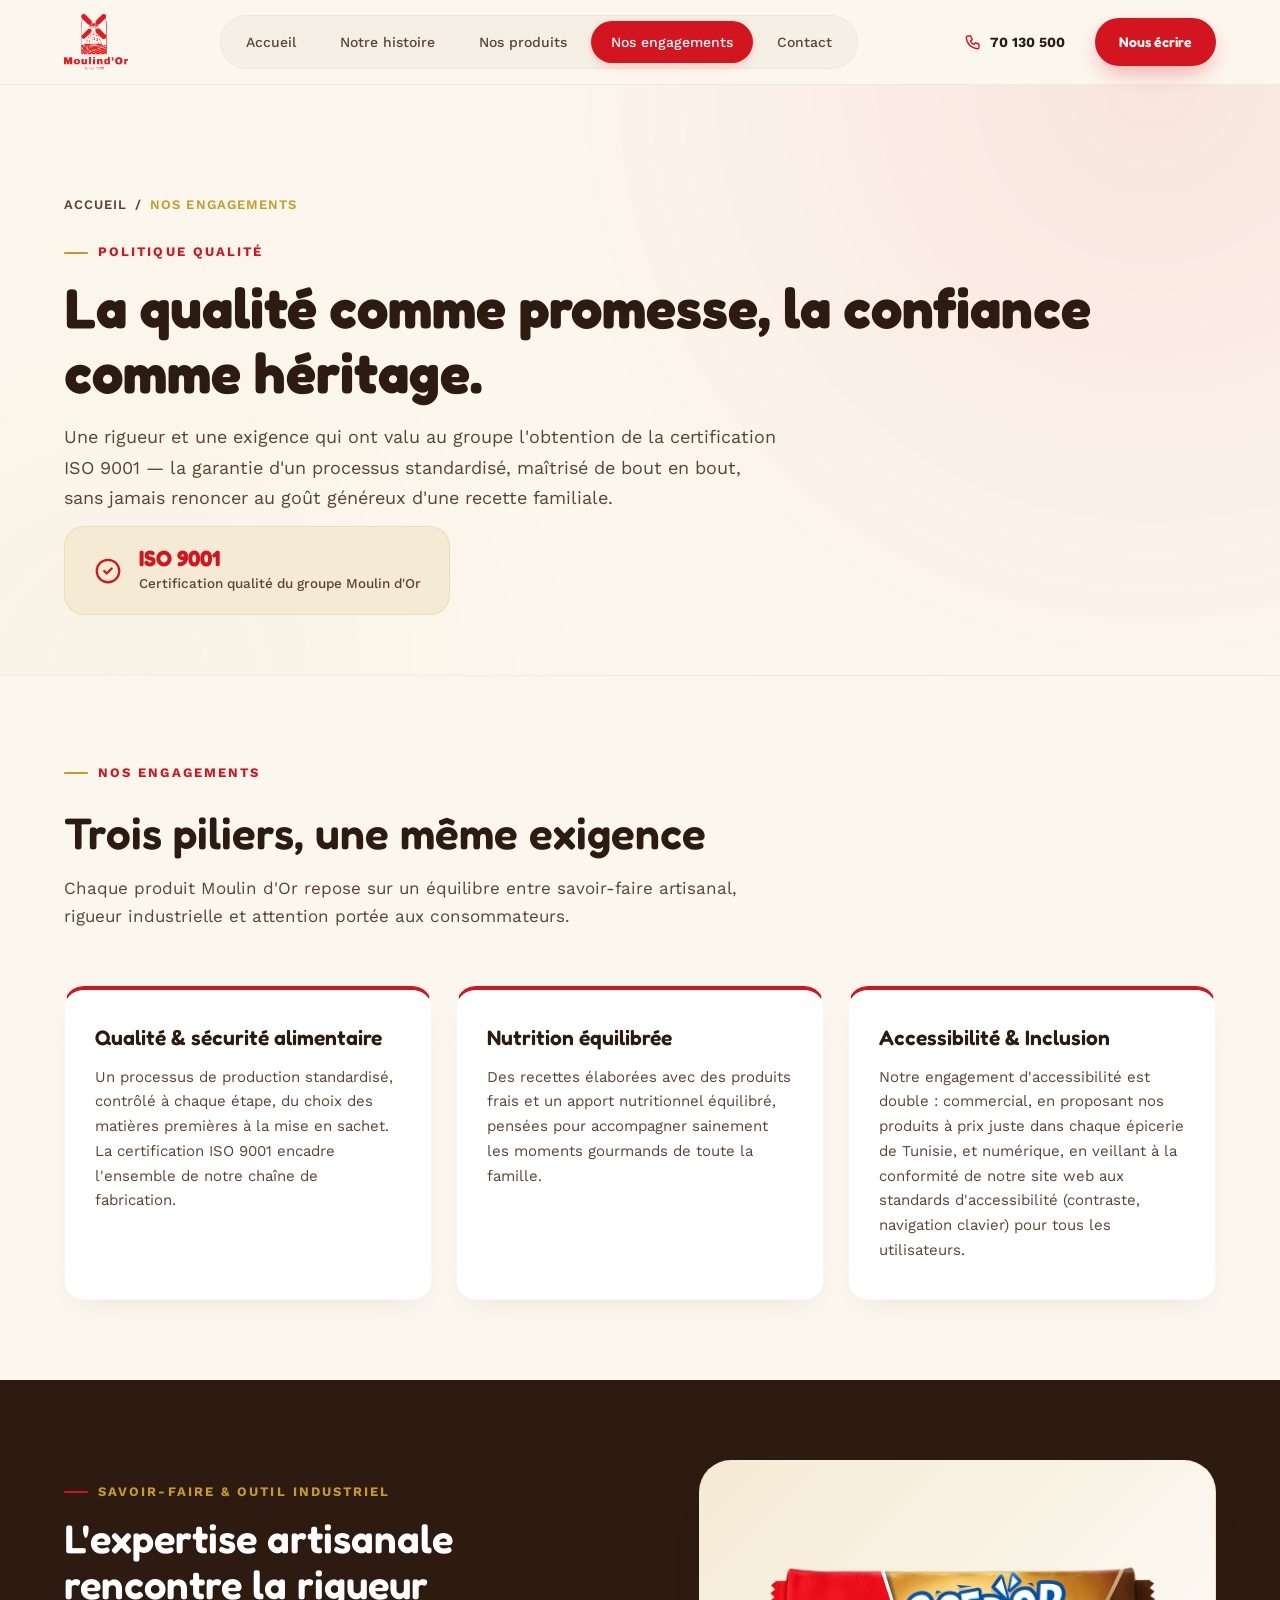
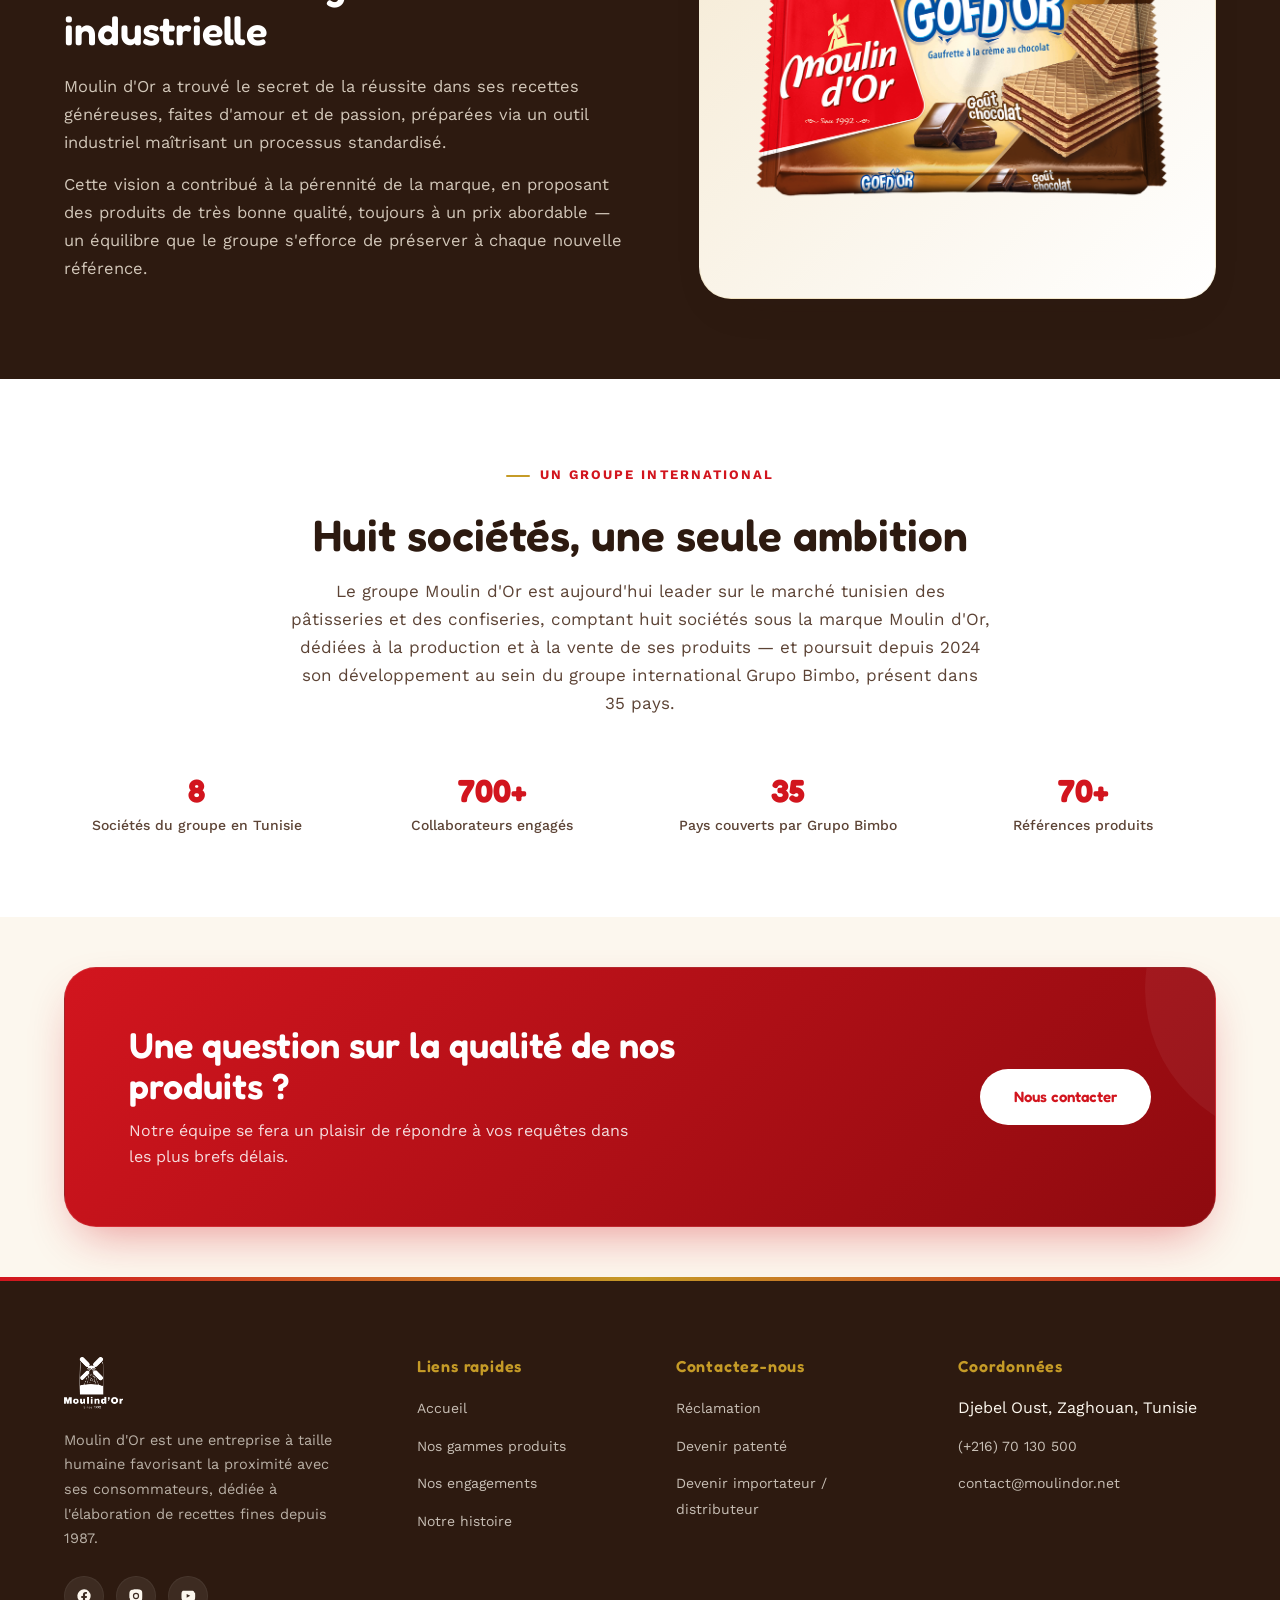
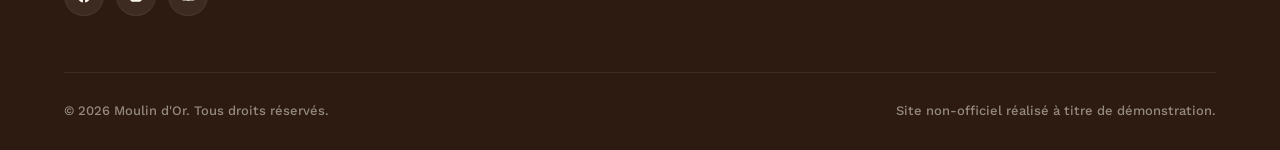
<file: engagements.html>
<!DOCTYPE html>
<html lang="fr">
<head>
<meta charset="UTF-8">
<meta name="viewport" content="width=device-width, initial-scale=1.0">
<title>Nos engagements — Moulin d'Or</title>
<meta name="description" content="La politique qualité de Moulin d'Or : certification ISO 9001, sécurité alimentaire, nutrition équilibrée et engagement envers les consommateurs tunisiens.">
<link rel="icon" href="assets/img/logo.png">
<link rel="stylesheet" href="assets/css/style.css">
</head>
<body>

<header class="site-header">
  <div class="container header-inner">
    <a href="index.html" class="brand"><img src="assets/img/logo.png" alt="Moulin d'Or — depuis 1992"></a>
    <nav class="nav-desktop" aria-label="Navigation principale">
      <a href="index.html">Accueil</a>
      <a href="histoire.html">Notre histoire</a>
      <a href="produits.html">Nos produits</a>
      <a href="engagements.html" class="active">Nos engagements</a>
      <a href="contact.html">Contact</a>
    </nav>
    <div class="header-actions">
      <a class="tel" href="tel:+21670130500">
        <svg width="18" height="18" viewBox="0 0 24 24" fill="none" stroke="currentColor" stroke-width="1.8" stroke-linecap="round" stroke-linejoin="round"><path d="M5 4h4l2 5-2.5 1.5a11 11 0 0 0 5 5L15 13l5 2v4a2 2 0 0 1-2 2A16 16 0 0 1 3 6a2 2 0 0 1 2-2Z"/></svg>
        <span>70 130 500</span>
      </a>
      <a href="contact.html" class="btn btn-primary" style="padding:11px 22px;font-size:14px;">Nous écrire</a>
      <button class="nav-toggle" aria-label="Ouvrir le menu" aria-expanded="false"><span></span></button>
    </div>
  </div>
  <nav class="nav-mobile" aria-label="Navigation mobile">
    <a href="index.html">Accueil</a>
    <a href="histoire.html">Notre histoire</a>
    <a href="produits.html">Nos produits</a>
    <a href="engagements.html" class="active">Nos engagements</a>
    <a href="contact.html">Contact</a>
  </nav>
</header>

<section class="page-hero">
  <div class="container">
    <div class="breadcrumb"><a href="index.html">Accueil</a> / <span>Nos engagements</span></div>
    <span class="eyebrow">Politique qualité</span>
    <h1>La qualité comme promesse, la confiance comme héritage.</h1>
    <p class="lede">Une rigueur et une exigence qui ont valu au groupe l'obtention de la certification ISO 9001 — la garantie d'un processus standardisé, maîtrisé de bout en bout, sans jamais renoncer au goût généreux d'une recette familiale.</p>
    <div class="badge-iso">
      <svg width="30" height="30" viewBox="0 0 24 24" fill="none" stroke="#E31E24" stroke-width="1.8" stroke-linecap="round" stroke-linejoin="round"><path d="m9 12 2 2 4-4"/><circle cx="12" cy="12" r="9"/></svg>
      <div><b>ISO 9001</b><span>Certification qualité du groupe Moulin d'Or</span></div>
    </div>
  </div>
</section>

<section class="section">
  <div class="container">
    <div class="section-head reveal">
      <span class="eyebrow">Nos engagements</span>
      <h2>Trois piliers, une même exigence</h2>
      <p>Chaque produit Moulin d'Or repose sur un équilibre entre savoir-faire artisanal, rigueur industrielle et attention portée aux consommateurs.</p>
    </div>
    <div class="engage-grid reveal">
      <div class="engage-card">
        <h3>Qualité &amp; sécurité alimentaire</h3>
        <p>Un processus de production standardisé, contrôlé à chaque étape, du choix des matières premières à la mise en sachet. La certification ISO 9001 encadre l'ensemble de notre chaîne de fabrication.</p>
      </div>
      <div class="engage-card">
        <h3>Nutrition équilibrée</h3>
        <p>Des recettes élaborées avec des produits frais et un apport nutritionnel équilibré, pensées pour accompagner sainement les moments gourmands de toute la famille.</p>
      </div>
      <div class="engage-card">
        <h3>Accessibilité &amp; Inclusion</h3>
        <p>Notre engagement d'accessibilité est double : commercial, en proposant nos produits à prix juste dans chaque épicerie de Tunisie, et numérique, en veillant à la conformité de notre site web aux standards d'accessibilité (contraste, navigation clavier) pour tous les utilisateurs.</p>
      </div>
    </div>
  </div>
</section>

<section class="section section-on-brown">
  <div class="container">
    <div class="split reverse reveal">
      <div class="split-media">
        <div class="frame"><img src="assets/img/gofdor-chocolat.png" alt="GOFD'OR, gaufrette Moulin d'Or"></div>
      </div>
      <div class="split-body">
        <span class="eyebrow">Savoir-faire &amp; outil industriel</span>
        <h2 style="color:var(--white);">L'expertise artisanale rencontre la rigueur industrielle</h2>
        <p style="color:rgba(251,242,227,.8);">Moulin d'Or a trouvé le secret de la réussite dans ses recettes généreuses, faites d'amour et de passion, préparées via un outil industriel maîtrisant un processus standardisé.</p>
        <p style="color:rgba(251,242,227,.8);">Cette vision a contribué à la pérennité de la marque, en proposant des produits de très bonne qualité, toujours à un prix abordable — un équilibre que le groupe s'efforce de préserver à chaque nouvelle référence.</p>
      </div>
    </div>
  </div>
</section>

<section class="section" style="background:var(--white);">
  <div class="container">
    <div class="section-head center reveal">
      <span class="eyebrow">Un groupe international</span>
      <h2>Huit sociétés, une seule ambition</h2>
      <p>Le groupe Moulin d'Or est aujourd'hui leader sur le marché tunisien des pâtisseries et des confiseries, comptant huit sociétés sous la marque Moulin d'Or, dédiées à la production et à la vente de ses produits — et poursuit depuis 2024 son développement au sein du groupe international Grupo Bimbo, présent dans 35 pays.</p>
    </div>
    <div class="strip-grid reveal" style="padding-block:0;">
      <div class="strip-item"><b>8</b><span>Sociétés du groupe en Tunisie</span></div>
      <div class="strip-item"><b>700+</b><span>Collaborateurs engagés</span></div>
      <div class="strip-item"><b>35</b><span>Pays couverts par Grupo Bimbo</span></div>
      <div class="strip-item"><b>70+</b><span>Références produits</span></div>
    </div>
  </div>
</section>

<section class="section-tight">
  <div class="container">
    <div class="cta-band reveal">
      <div>
        <h3>Une question sur la qualité de nos produits ?</h3>
        <p>Notre équipe se fera un plaisir de répondre à vos requêtes dans les plus brefs délais.</p>
      </div>
      <div class="cta-actions">
        <a href="contact.html" class="btn" style="background:var(--white);color:var(--red);">Nous contacter</a>
      </div>
    </div>
  </div>
</section>

<footer class="site-footer">
  <div class="container">
    <div class="footer-grid">
      <div class="footer-brand">
        <img src="assets/img/logo.png" alt="Moulin d'Or">
        <p>Moulin d'Or est une entreprise à taille humaine favorisant la proximité avec ses consommateurs, dédiée à l'élaboration de recettes fines depuis 1987.</p>
        <div class="footer-social">
          <a href="https://www.facebook.com/moulindor.tunisie/" target="_blank" rel="noopener" aria-label="Facebook"><svg viewBox="0 0 24 24" width="16" height="16" fill="currentColor"><path d="M22 12a10 10 0 1 0-11.6 9.9v-7H7.9V12h2.5V9.8c0-2.5 1.5-3.9 3.8-3.9 1.1 0 2.2.2 2.2.2v2.4h-1.2c-1.2 0-1.6.8-1.6 1.6V12h2.8l-.4 2.9h-2.4v7A10 10 0 0 0 22 12Z"/></svg></a>
          <a href="https://www.instagram.com/moulindortunisie/" target="_blank" rel="noopener" aria-label="Instagram"><svg viewBox="0 0 24 24" width="16" height="16" fill="currentColor"><path d="M12 2c2.7 0 3.1 0 4.1.1 1.1 0 1.8.2 2.3.4.6.2 1 .5 1.5 1 .4.4.7.9 1 1.5.2.5.4 1.2.4 2.3.1 1 .1 1.4.1 4.1s0 3.1-.1 4.1c0 1.1-.2 1.8-.4 2.3-.2.6-.5 1-1 1.5-.4.4-.9.7-1.5 1-.5.2-1.2.4-2.3.4-1 .1-1.4.1-4.1.1s-3.1 0-4.1-.1c-1.1 0-1.8-.2-2.3-.4-.6-.2-1-.5-1.5-1-.4-.4-.7-.9-1-1.5-.2-.5-.4-1.2-.4-2.3C2 15.1 2 14.7 2 12s0-3.1.1-4.1c0-1.1.2-1.8.4-2.3.2-.6.5-1 1-1.5.4-.4.9-.7 1.5-1 .5-.2 1.2-.4 2.3-.4C8.9 2 9.3 2 12 2Zm0 5.3a4.7 4.7 0 1 0 0 9.4 4.7 4.7 0 0 0 0-9.4Zm0 1.8a2.9 2.9 0 1 1 0 5.8 2.9 2.9 0 0 1 0-5.8Zm5-2a1.1 1.1 0 1 1-2.2 0 1.1 1.1 0 0 1 2.2 0Z"/></svg></a>
          <a href="https://www.youtube.com/channel/UCGKEf2L9uiOrLGy79uA95WQ" target="_blank" rel="noopener" aria-label="YouTube"><svg viewBox="0 0 24 24" width="16" height="16" fill="currentColor"><path d="M21.6 7.2s-.2-1.5-.8-2.1c-.8-.8-1.7-.8-2.1-.9C15.9 4 12 4 12 4h0s-3.9 0-6.7.2c-.4 0-1.3.1-2.1.9C2.6 5.7 2.4 7.2 2.4 7.2S2.2 9 2.2 10.7v1.5C2.2 14 2.4 15.8 2.4 15.8s.2 1.5.8 2.1c.8.8 1.9.8 2.4.9 1.7.2 7.4.2 7.4.2s3.9 0 6.7-.2c.4 0 1.3-.1 2.1-.9.6-.6.8-2.1.8-2.1s.2-1.8.2-3.5v-1.5c0-1.8-.2-3.5-.2-3.5ZM10 14.6V8.9l5.4 2.9-5.4 2.8Z"/></svg></a>
        </div>
      </div>
      <div class="footer-col">
        <h5>Liens rapides</h5>
        <ul>
          <li><a href="index.html">Accueil</a></li>
          <li><a href="produits.html">Nos gammes produits</a></li>
          <li><a href="engagements.html">Nos engagements</a></li>
          <li><a href="histoire.html">Notre histoire</a></li>
        </ul>
      </div>
      <div class="footer-col">
        <h5>Contactez-nous</h5>
        <ul>
          <li><a href="contact.html">Réclamation</a></li>
          <li><a href="contact.html">Devenir patenté</a></li>
          <li><a href="contact.html">Devenir importateur / distributeur</a></li>
        </ul>
      </div>
      <div class="footer-col">
        <h5>Coordonnées</h5>
        <ul>
          <li>Djebel Oust, Zaghouan, Tunisie</li>
          <li><a href="tel:+21670130500">(+216) 70 130 500</a></li>
          <li><a href="mailto:contact@moulindor.net">contact@moulindor.net</a></li>
        </ul>
      </div>
    </div>
    <div class="footer-bottom">
      <span>© <span data-year>2026</span> Moulin d'Or. Tous droits réservés.</span>
      <span>Site non-officiel réalisé à titre de démonstration.</span>
    </div>
  </div>
</footer>

<script src="assets/js/main.js"></script>
</body>
</html>
</file>
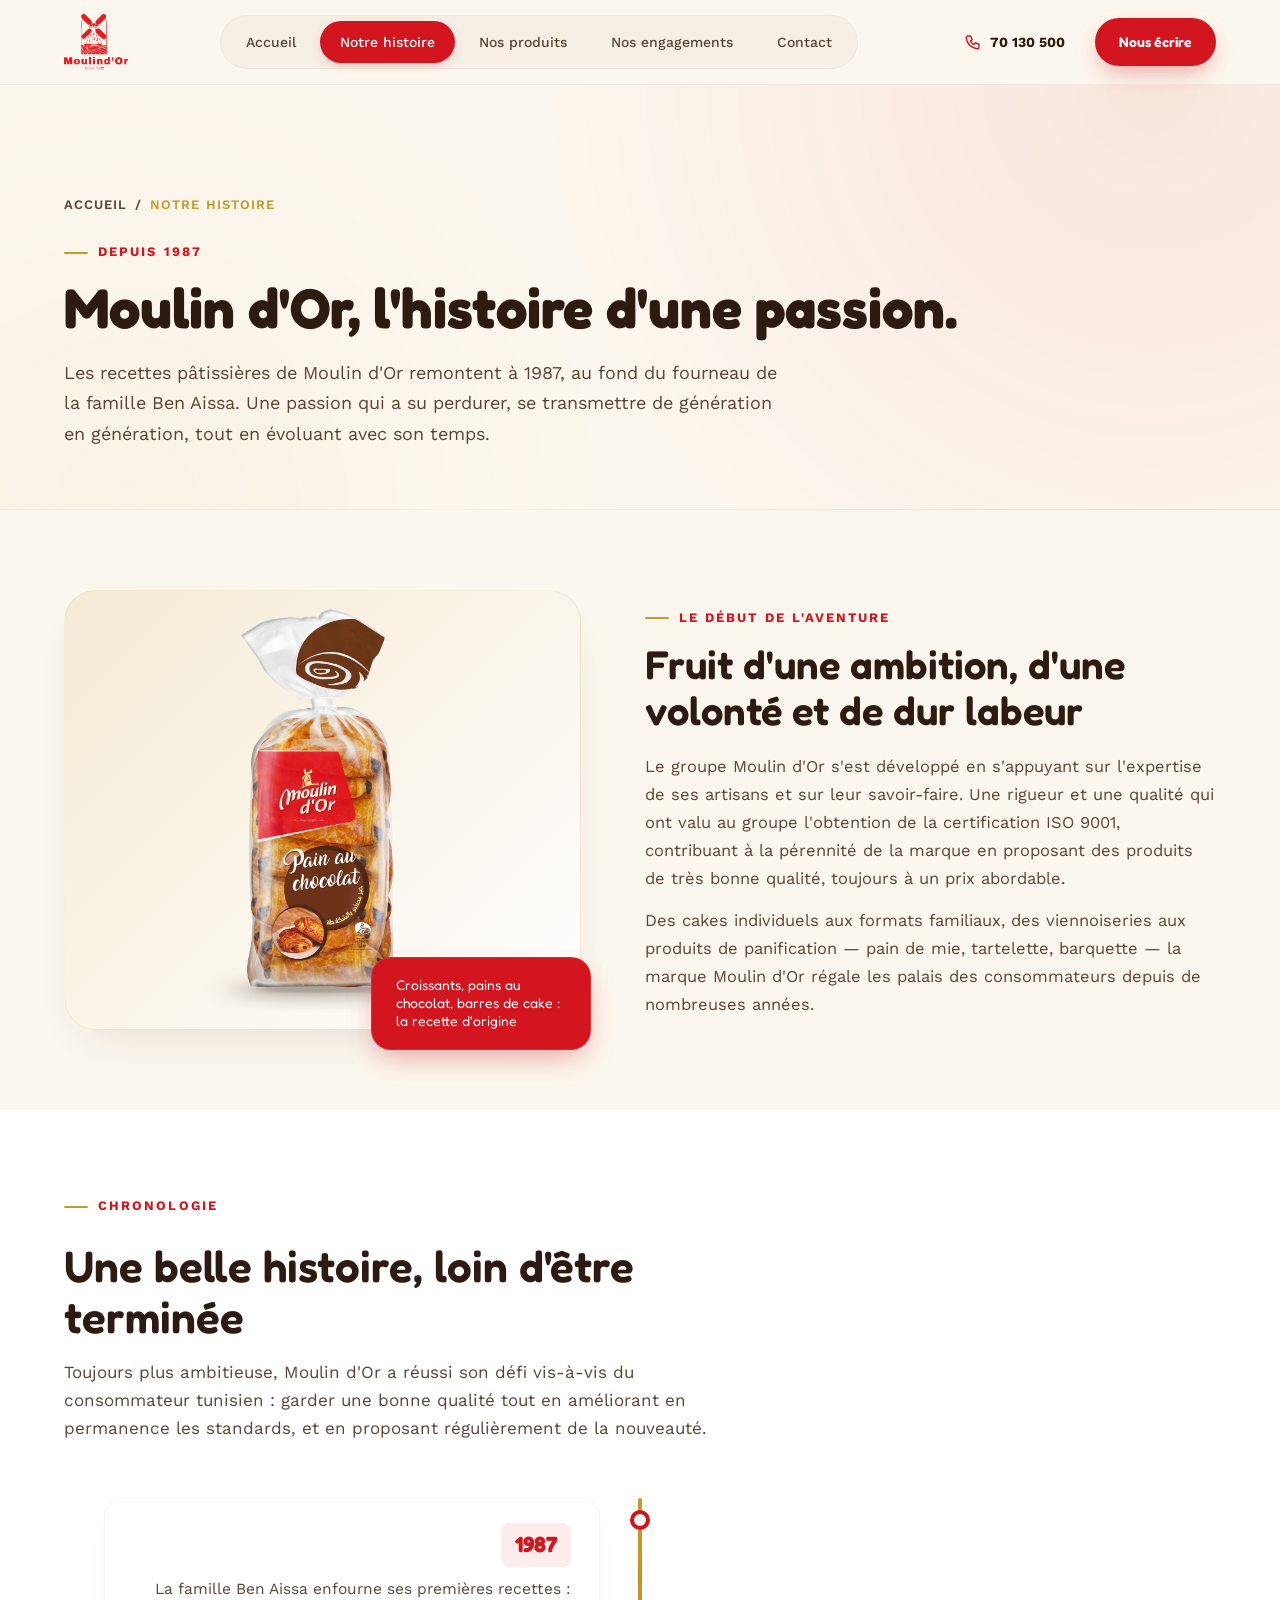
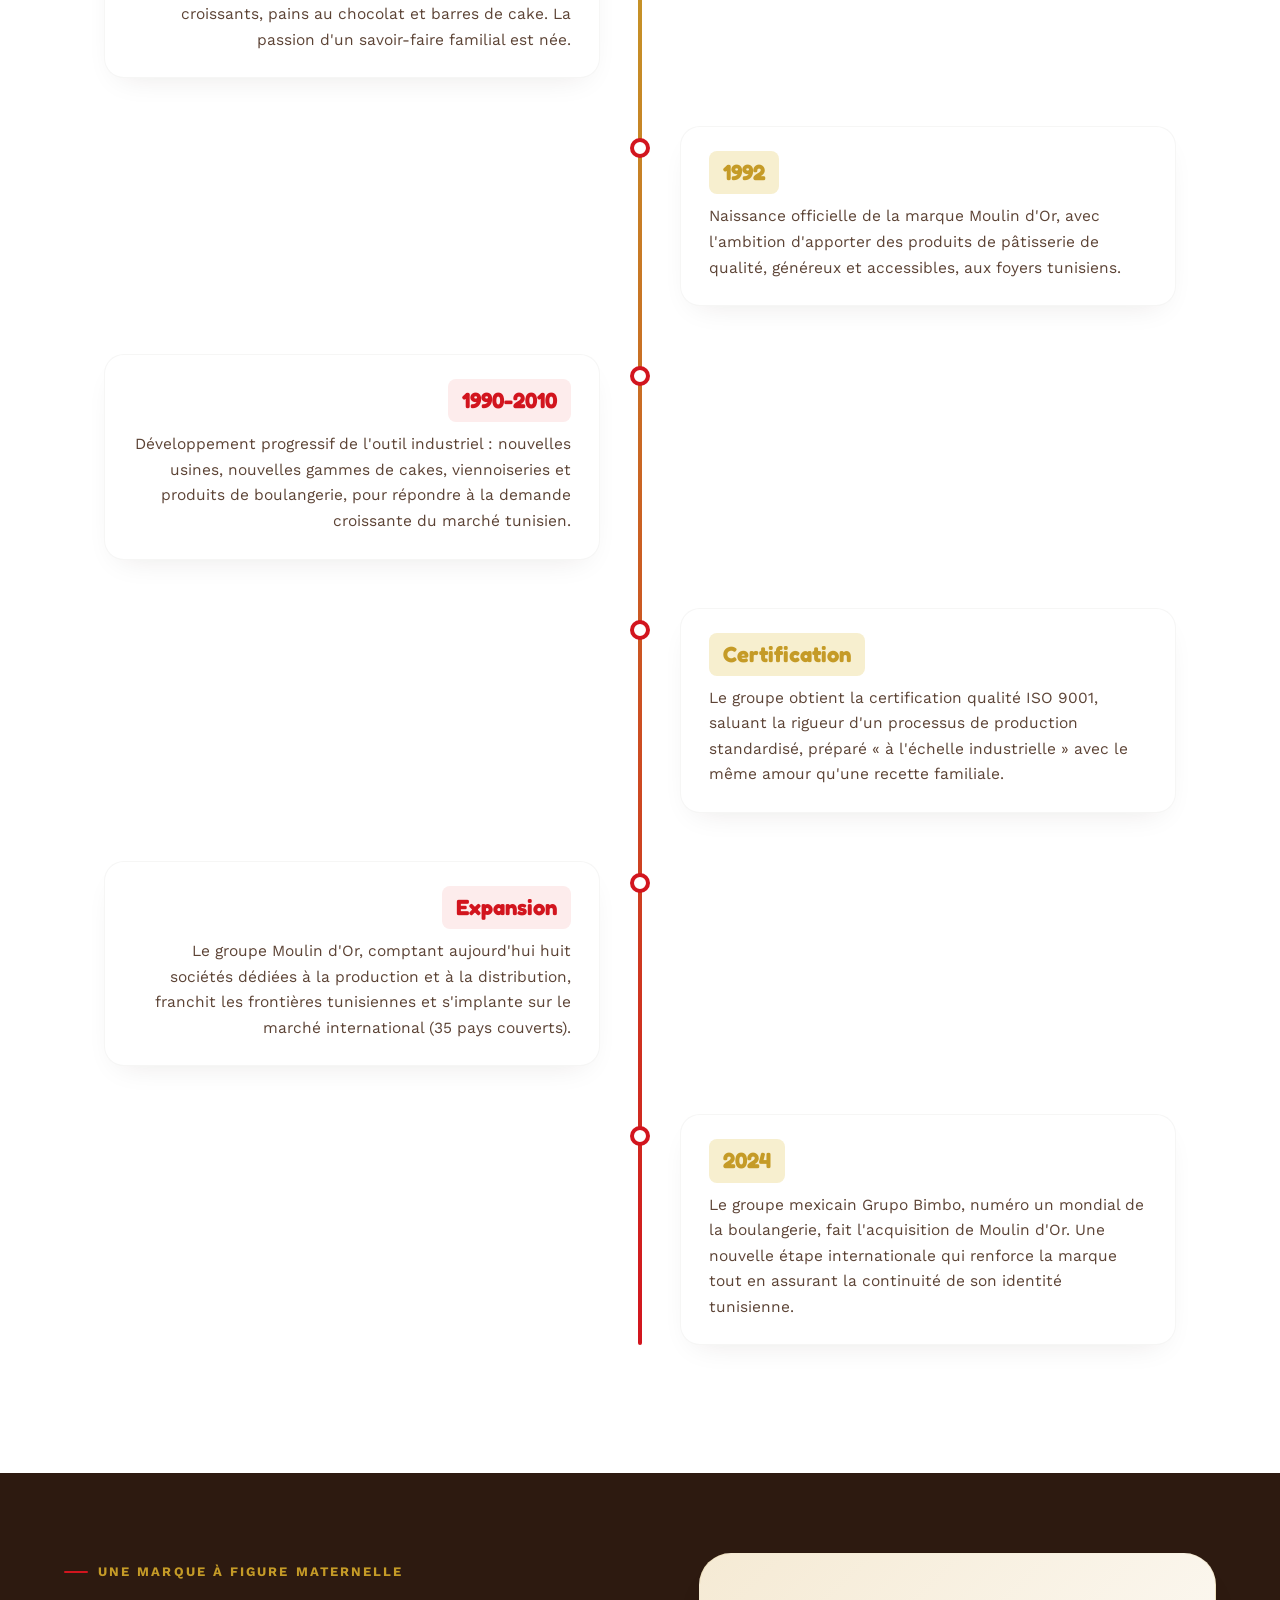
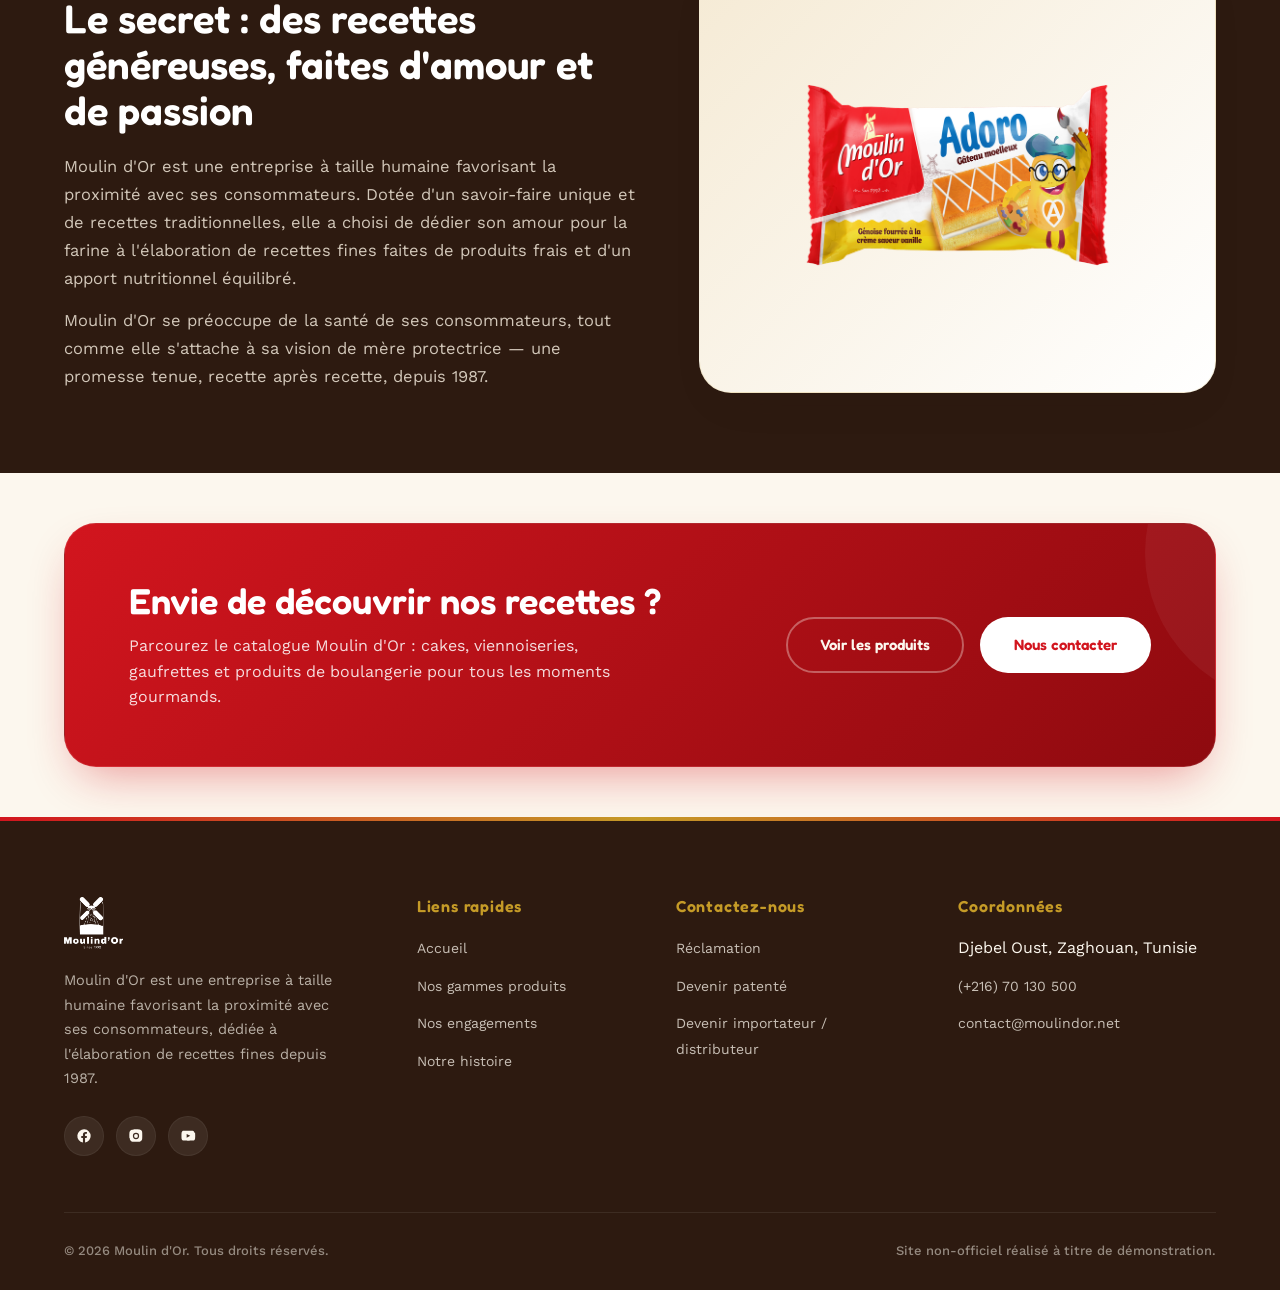
<file: histoire.html>
<!DOCTYPE html>
<html lang="fr">
<head>
<meta charset="UTF-8">
<meta name="viewport" content="width=device-width, initial-scale=1.0">
<title>Notre histoire — Moulin d'Or</title>
<meta name="description" content="De 1987 à aujourd'hui : l'histoire de Moulin d'Or, de la famille Ben Aissa au leader tunisien de la pâtisserie industrielle.">
<link rel="icon" href="assets/img/logo.png">
<link rel="stylesheet" href="assets/css/style.css">
</head>
<body>

<header class="site-header">
  <div class="container header-inner">
    <a href="index.html" class="brand"><img src="assets/img/logo.png" alt="Moulin d'Or — depuis 1992"></a>
    <nav class="nav-desktop" aria-label="Navigation principale">
      <a href="index.html">Accueil</a>
      <a href="histoire.html" class="active">Notre histoire</a>
      <a href="produits.html">Nos produits</a>
      <a href="engagements.html">Nos engagements</a>
      <a href="contact.html">Contact</a>
    </nav>
    <div class="header-actions">
      <a class="tel" href="tel:+21670130500">
        <svg width="18" height="18" viewBox="0 0 24 24" fill="none" stroke="currentColor" stroke-width="1.8" stroke-linecap="round" stroke-linejoin="round"><path d="M5 4h4l2 5-2.5 1.5a11 11 0 0 0 5 5L15 13l5 2v4a2 2 0 0 1-2 2A16 16 0 0 1 3 6a2 2 0 0 1 2-2Z"/></svg>
        <span>70 130 500</span>
      </a>
      <a href="contact.html" class="btn btn-primary" style="padding:11px 22px;font-size:14px;">Nous écrire</a>
      <button class="nav-toggle" aria-label="Ouvrir le menu" aria-expanded="false"><span></span></button>
    </div>
  </div>
  <nav class="nav-mobile" aria-label="Navigation mobile">
    <a href="index.html">Accueil</a>
    <a href="histoire.html" class="active">Notre histoire</a>
    <a href="produits.html">Nos produits</a>
    <a href="engagements.html">Nos engagements</a>
    <a href="contact.html">Contact</a>
  </nav>
</header>

<section class="page-hero">
  <div class="container">
    <div class="breadcrumb"><a href="index.html">Accueil</a> / <span>Notre histoire</span></div>
    <span class="eyebrow">Depuis 1987</span>
    <h1>Moulin d'Or, l'histoire d'une passion.</h1>
    <p class="lede">Les recettes pâtissières de Moulin d'Or remontent à 1987, au fond du fourneau de la famille Ben Aissa. Une passion qui a su perdurer, se transmettre de génération en génération, tout en évoluant avec son temps.</p>
  </div>
</section>

<section class="section">
  <div class="container">
    <div class="split reveal">
      <div class="split-media">
        <div class="frame"><img src="assets/img/pain-au-chocolat.png" alt="Pains au chocolat Moulin d'Or, sachet de 9"></div>
        <div class="tag">Croissants, pains au chocolat, barres de cake : la recette d'origine</div>
      </div>
      <div class="split-body">
        <span class="eyebrow">Le début de l'aventure</span>
        <h2>Fruit d'une ambition, d'une volonté et de dur labeur</h2>
        <p>Le groupe Moulin d'Or s'est développé en s'appuyant sur l'expertise de ses artisans et sur leur savoir-faire. Une rigueur et une qualité qui ont valu au groupe l'obtention de la certification ISO 9001, contribuant à la pérennité de la marque en proposant des produits de très bonne qualité, toujours à un prix abordable.</p>
        <p>Des cakes individuels aux formats familiaux, des viennoiseries aux produits de panification — pain de mie, tartelette, barquette — la marque Moulin d'Or régale les palais des consommateurs depuis de nombreuses années.</p>
      </div>
    </div>
  </div>
</section>

<section class="section" style="background:var(--white);">
  <div class="container">
    <div class="section-head reveal">
      <span class="eyebrow">Chronologie</span>
      <h2>Une belle histoire, loin d'être terminée</h2>
      <p>Toujours plus ambitieuse, Moulin d'Or a réussi son défi vis-à-vis du consommateur tunisien : garder une bonne qualité tout en améliorant en permanence les standards, et en proposant régulièrement de la nouveauté.</p>
    </div>
    <div class="timeline reveal">
      <div class="timeline-item">
        <div class="timeline-content">
          <span class="yr">1987</span>
          <p>La famille Ben Aissa enfourne ses premières recettes : croissants, pains au chocolat et barres de cake. La passion d'un savoir-faire familial est née.</p>
        </div>
      </div>
      <div class="timeline-item">
        <div class="timeline-content">
          <span class="yr">1992</span>
          <p>Naissance officielle de la marque Moulin d'Or, avec l'ambition d'apporter des produits de pâtisserie de qualité, généreux et accessibles, aux foyers tunisiens.</p>
        </div>
      </div>
      <div class="timeline-item">
        <div class="timeline-content">
          <span class="yr">1990-2010</span>
          <p>Développement progressif de l'outil industriel : nouvelles usines, nouvelles gammes de cakes, viennoiseries et produits de boulangerie, pour répondre à la demande croissante du marché tunisien.</p>
        </div>
      </div>
      <div class="timeline-item">
        <div class="timeline-content">
          <span class="yr">Certification</span>
          <p>Le groupe obtient la certification qualité ISO 9001, saluant la rigueur d'un processus de production standardisé, préparé « à l'échelle industrielle » avec le même amour qu'une recette familiale.</p>
        </div>
      </div>
      <div class="timeline-item">
        <div class="timeline-content">
          <span class="yr">Expansion</span>
          <p>Le groupe Moulin d'Or, comptant aujourd'hui huit sociétés dédiées à la production et à la distribution, franchit les frontières tunisiennes et s'implante sur le marché international (35 pays couverts).</p>
        </div>
      </div>
      <div class="timeline-item">
        <div class="timeline-content">
          <span class="yr">2024</span>
          <p>Le groupe mexicain Grupo Bimbo, numéro un mondial de la boulangerie, fait l'acquisition de Moulin d'Or. Une nouvelle étape internationale qui renforce la marque tout en assurant la continuité de son identité tunisienne.</p>
        </div>
      </div>
    </div>
  </div>
</section>

<section class="section section-on-brown">
  <div class="container">
    <div class="split reverse reveal">
      <div class="split-media">
        <div class="frame"><img src="assets/img/adoro-classic.png" alt="Adoro, gâteau moelleux Moulin d'Or"></div>
      </div>
      <div class="split-body">
        <span class="eyebrow">Une marque à figure maternelle</span>
        <h2 style="color:var(--white);">Le secret : des recettes généreuses, faites d'amour et de passion</h2>
        <p style="color:rgba(251,242,227,.8);">Moulin d'Or est une entreprise à taille humaine favorisant la proximité avec ses consommateurs. Dotée d'un savoir-faire unique et de recettes traditionnelles, elle a choisi de dédier son amour pour la farine à l'élaboration de recettes fines faites de produits frais et d'un apport nutritionnel équilibré.</p>
        <p style="color:rgba(251,242,227,.8);">Moulin d'Or se préoccupe de la santé de ses consommateurs, tout comme elle s'attache à sa vision de mère protectrice — une promesse tenue, recette après recette, depuis 1987.</p>
      </div>
    </div>
  </div>
</section>

<section class="section-tight">
  <div class="container">
    <div class="cta-band reveal">
      <div>
        <h3>Envie de découvrir nos recettes ?</h3>
        <p>Parcourez le catalogue Moulin d'Or : cakes, viennoiseries, gaufrettes et produits de boulangerie pour tous les moments gourmands.</p>
      </div>
      <div class="cta-actions">
        <a href="produits.html" class="btn btn-outline on-dark">Voir les produits</a>
        <a href="contact.html" class="btn" style="background:var(--white);color:var(--red);">Nous contacter</a>
      </div>
    </div>
  </div>
</section>

<footer class="site-footer">
  <div class="container">
    <div class="footer-grid">
      <div class="footer-brand">
        <img src="assets/img/logo.png" alt="Moulin d'Or">
        <p>Moulin d'Or est une entreprise à taille humaine favorisant la proximité avec ses consommateurs, dédiée à l'élaboration de recettes fines depuis 1987.</p>
        <div class="footer-social">
          <a href="https://www.facebook.com/moulindor.tunisie/" target="_blank" rel="noopener" aria-label="Facebook"><svg viewBox="0 0 24 24" width="16" height="16" fill="currentColor"><path d="M22 12a10 10 0 1 0-11.6 9.9v-7H7.9V12h2.5V9.8c0-2.5 1.5-3.9 3.8-3.9 1.1 0 2.2.2 2.2.2v2.4h-1.2c-1.2 0-1.6.8-1.6 1.6V12h2.8l-.4 2.9h-2.4v7A10 10 0 0 0 22 12Z"/></svg></a>
          <a href="https://www.instagram.com/moulindortunisie/" target="_blank" rel="noopener" aria-label="Instagram"><svg viewBox="0 0 24 24" width="16" height="16" fill="currentColor"><path d="M12 2c2.7 0 3.1 0 4.1.1 1.1 0 1.8.2 2.3.4.6.2 1 .5 1.5 1 .4.4.7.9 1 1.5.2.5.4 1.2.4 2.3.1 1 .1 1.4.1 4.1s0 3.1-.1 4.1c0 1.1-.2 1.8-.4 2.3-.2.6-.5 1-1 1.5-.4.4-.9.7-1.5 1-.5.2-1.2.4-2.3.4-1 .1-1.4.1-4.1.1s-3.1 0-4.1-.1c-1.1 0-1.8-.2-2.3-.4-.6-.2-1-.5-1.5-1-.4-.4-.7-.9-1-1.5-.2-.5-.4-1.2-.4-2.3C2 15.1 2 14.7 2 12s0-3.1.1-4.1c0-1.1.2-1.8.4-2.3.2-.6.5-1 1-1.5.4-.4.9-.7 1.5-1 .5-.2 1.2-.4 2.3-.4C8.9 2 9.3 2 12 2Zm0 5.3a4.7 4.7 0 1 0 0 9.4 4.7 4.7 0 0 0 0-9.4Zm0 1.8a2.9 2.9 0 1 1 0 5.8 2.9 2.9 0 0 1 0-5.8Zm5-2a1.1 1.1 0 1 1-2.2 0 1.1 1.1 0 0 1 2.2 0Z"/></svg></a>
          <a href="https://www.youtube.com/channel/UCGKEf2L9uiOrLGy79uA95WQ" target="_blank" rel="noopener" aria-label="YouTube"><svg viewBox="0 0 24 24" width="16" height="16" fill="currentColor"><path d="M21.6 7.2s-.2-1.5-.8-2.1c-.8-.8-1.7-.8-2.1-.9C15.9 4 12 4 12 4h0s-3.9 0-6.7.2c-.4 0-1.3.1-2.1.9C2.6 5.7 2.4 7.2 2.4 7.2S2.2 9 2.2 10.7v1.5C2.2 14 2.4 15.8 2.4 15.8s.2 1.5.8 2.1c.8.8 1.9.8 2.4.9 1.7.2 7.4.2 7.4.2s3.9 0 6.7-.2c.4 0 1.3-.1 2.1-.9.6-.6.8-2.1.8-2.1s.2-1.8.2-3.5v-1.5c0-1.8-.2-3.5-.2-3.5ZM10 14.6V8.9l5.4 2.9-5.4 2.8Z"/></svg></a>
        </div>
      </div>
      <div class="footer-col">
        <h5>Liens rapides</h5>
        <ul>
          <li><a href="index.html">Accueil</a></li>
          <li><a href="produits.html">Nos gammes produits</a></li>
          <li><a href="engagements.html">Nos engagements</a></li>
          <li><a href="histoire.html">Notre histoire</a></li>
        </ul>
      </div>
      <div class="footer-col">
        <h5>Contactez-nous</h5>
        <ul>
          <li><a href="contact.html">Réclamation</a></li>
          <li><a href="contact.html">Devenir patenté</a></li>
          <li><a href="contact.html">Devenir importateur / distributeur</a></li>
        </ul>
      </div>
      <div class="footer-col">
        <h5>Coordonnées</h5>
        <ul>
          <li>Djebel Oust, Zaghouan, Tunisie</li>
          <li><a href="tel:+21670130500">(+216) 70 130 500</a></li>
          <li><a href="mailto:contact@moulindor.net">contact@moulindor.net</a></li>
        </ul>
      </div>
    </div>
    <div class="footer-bottom">
      <span>© <span data-year>2026</span> Moulin d'Or. Tous droits réservés.</span>
      <span>Site non-officiel réalisé à titre de démonstration.</span>
    </div>
  </div>
</footer>

<script src="assets/js/main.js"></script>
</body>
</html>
</file>
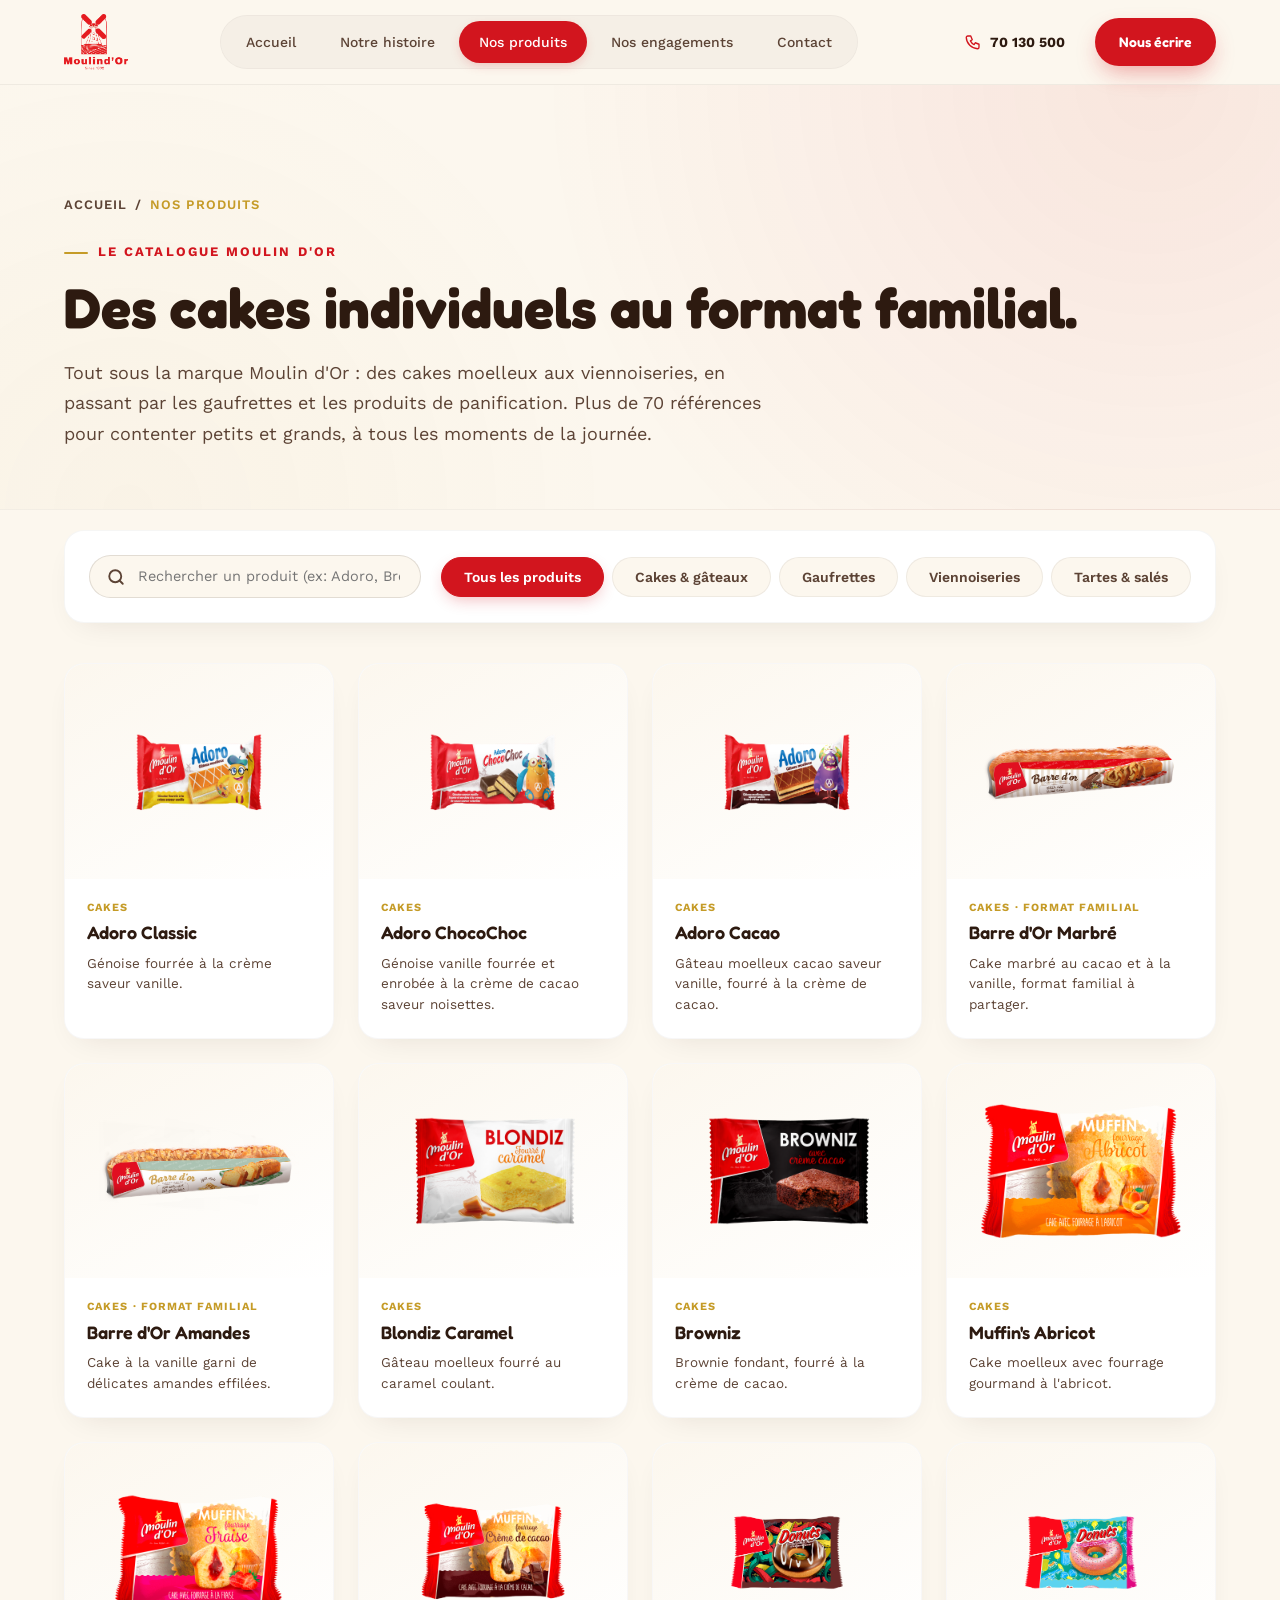
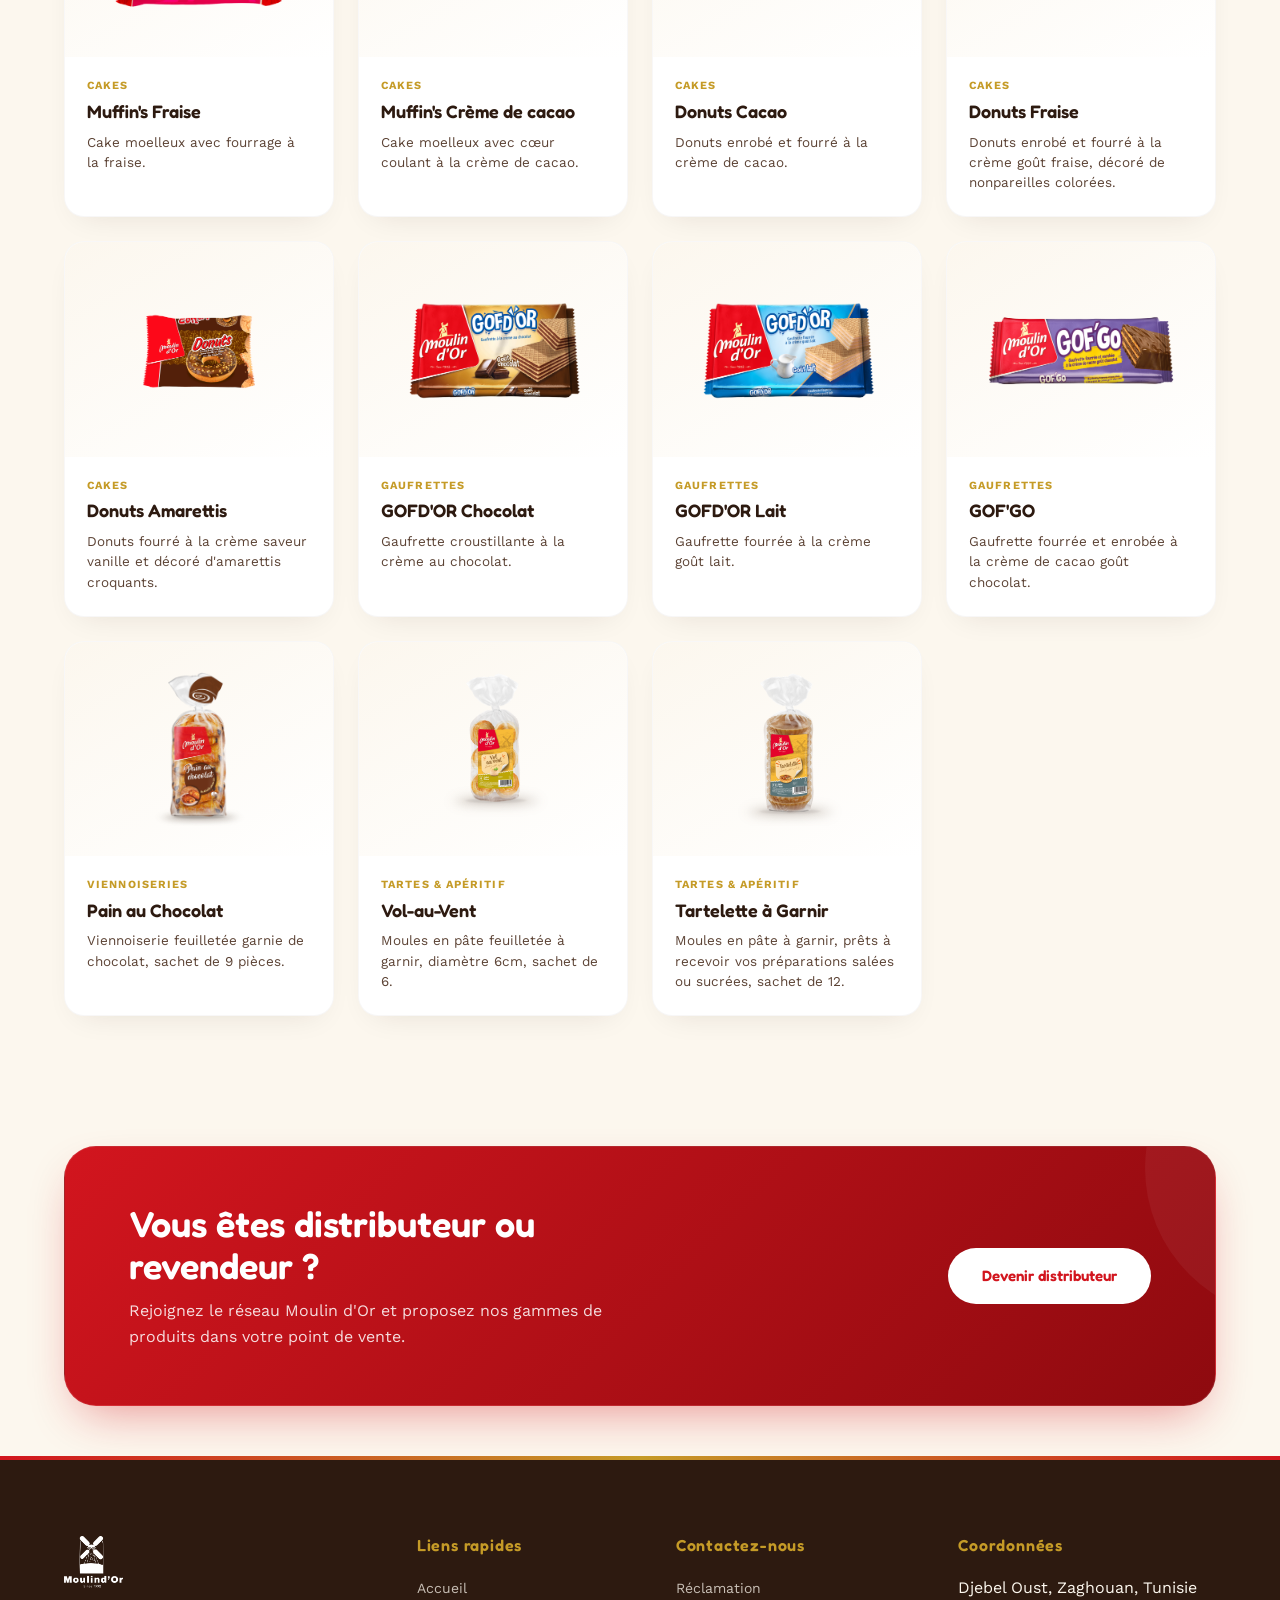
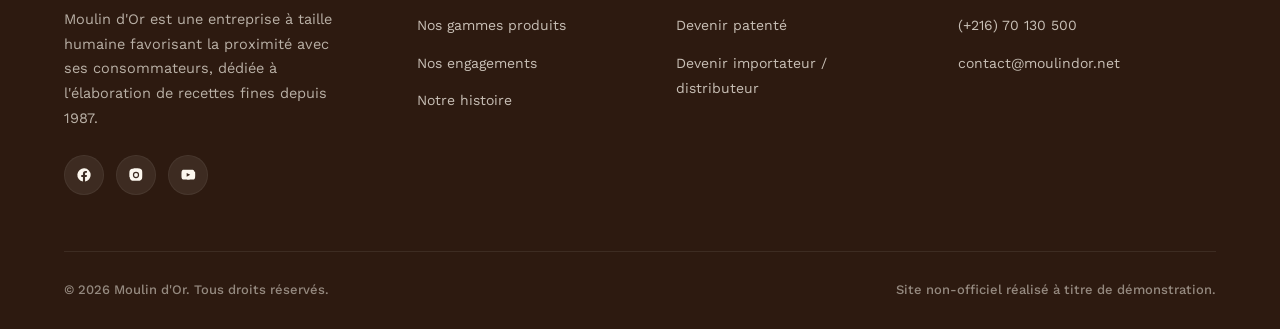
<file: produits.html>
<!DOCTYPE html>
<html lang="fr">
<head>
<meta charset="UTF-8">
<meta name="viewport" content="width=device-width, initial-scale=1.0">
<title>Nos produits — Moulin d'Or</title>
<meta name="description" content="Catalogue Moulin d'Or : cakes, viennoiseries, gaufrettes et tartes. Adoro, Blondiz, Browniz, Barre d'Or, GOFD'OR, GOF'GO, Vol-au-vent, Tartelette et plus.">
<link rel="icon" href="assets/img/logo.png">
<link rel="stylesheet" href="assets/css/style.css">
</head>
<body>

<header class="site-header">
  <div class="container header-inner">
    <a href="index.html" class="brand"><img src="assets/img/logo.png" alt="Moulin d'Or — depuis 1992"></a>
    <nav class="nav-desktop" aria-label="Navigation principale">
      <a href="index.html">Accueil</a>
      <a href="histoire.html">Notre histoire</a>
      <a href="produits.html" class="active">Nos produits</a>
      <a href="engagements.html">Nos engagements</a>
      <a href="contact.html">Contact</a>
    </nav>
    <div class="header-actions">
      <a class="tel" href="tel:+21670130500">
        <svg width="18" height="18" viewBox="0 0 24 24" fill="none" stroke="currentColor" stroke-width="1.8" stroke-linecap="round" stroke-linejoin="round"><path d="M5 4h4l2 5-2.5 1.5a11 11 0 0 0 5 5L15 13l5 2v4a2 2 0 0 1-2 2A16 16 0 0 1 3 6a2 2 0 0 1 2-2Z"/></svg>
        <span>70 130 500</span>
      </a>
      <a href="contact.html" class="btn btn-primary" style="padding:11px 22px;font-size:14px;">Nous écrire</a>
      <button class="nav-toggle" aria-label="Ouvrir le menu" aria-expanded="false"><span></span></button>
    </div>
  </div>
  <nav class="nav-mobile" aria-label="Navigation mobile">
    <a href="index.html">Accueil</a>
    <a href="histoire.html">Notre histoire</a>
    <a href="produits.html" class="active">Nos produits</a>
    <a href="engagements.html">Nos engagements</a>
    <a href="contact.html">Contact</a>
  </nav>
</header>

<section class="page-hero">
  <div class="container">
    <div class="breadcrumb"><a href="index.html">Accueil</a> / <span>Nos produits</span></div>
    <span class="eyebrow">Le catalogue Moulin d'Or</span>
    <h1>Des cakes individuels au format familial.</h1>
    <p class="lede">Tout sous la marque Moulin d'Or : des cakes moelleux aux viennoiseries, en passant par les gaufrettes et les produits de panification. Plus de 70 références pour contenter petits et grands, à tous les moments de la journée.</p>
  </div>
</section>

<section class="section" style="padding-top:20px;">
  <div class="container">
    <div class="search-filter-wrapper reveal">
      <div class="search-box">
        <svg width="18" height="18" viewBox="0 0 24 24" fill="none" stroke="currentColor" stroke-width="2.5" stroke-linecap="round" stroke-linejoin="round"><circle cx="11" cy="11" r="8"/><path d="m21 21-4.3-4.3"/></svg>
        <input type="text" id="product-search" placeholder="Rechercher un produit (ex: Adoro, Browniz, Donuts...)">
      </div>
      <div class="filter-bar">
        <button class="filter-btn active" data-filter="tous">Tous les produits</button>
        <button class="filter-btn" data-filter="cakes">Cakes &amp; gâteaux</button>
        <button class="filter-btn" data-filter="gaufrettes">Gaufrettes</button>
        <button class="filter-btn" data-filter="viennoiseries">Viennoiseries</button>
        <button class="filter-btn" data-filter="tartes">Tartes &amp; salés</button>
      </div>
    </div>

    <div class="product-grid reveal">

      <div class="product-card" data-cat="cakes">
        <div class="product-media"><img src="assets/img/adoro-classic.png" alt="Adoro Classic, gâteau moelleux Moulin d'Or"></div>
        <div class="product-info"><span class="p-cat">Cakes</span><h4>Adoro Classic</h4><p>Génoise fourrée à la crème saveur vanille.</p></div>
      </div>

      <div class="product-card" data-cat="cakes">
        <div class="product-media"><img src="assets/img/adoro-chocochoc.png" alt="Adoro ChocoChoc Moulin d'Or"></div>
        <div class="product-info"><span class="p-cat">Cakes</span><h4>Adoro ChocoChoc</h4><p>Génoise vanille fourrée et enrobée à la crème de cacao saveur noisettes.</p></div>
      </div>

      <div class="product-card" data-cat="cakes">
        <div class="product-media"><img src="assets/img/adoro-cacao.png" alt="Adoro Cacao Moulin d'Or"></div>
        <div class="product-info"><span class="p-cat">Cakes</span><h4>Adoro Cacao</h4><p>Gâteau moelleux cacao saveur vanille, fourré à la crème de cacao.</p></div>
      </div>

      <div class="product-card" data-cat="cakes">
        <div class="product-media"><img src="assets/img/barre-dor-marbre.png" alt="Barre d'Or Marbré, format familial Moulin d'Or"></div>
        <div class="product-info"><span class="p-cat">Cakes · Format familial</span><h4>Barre d'Or Marbré</h4><p>Cake marbré au cacao et à la vanille, format familial à partager.</p></div>
      </div>

      <div class="product-card" data-cat="cakes">
        <div class="product-media"><img src="assets/img/barre-dor-amandes.png" alt="Barre d'Or Amandes, format familial Moulin d'Or"></div>
        <div class="product-info"><span class="p-cat">Cakes · Format familial</span><h4>Barre d'Or Amandes</h4><p>Cake à la vanille garni de délicates amandes effilées.</p></div>
      </div>

      <div class="product-card" data-cat="cakes">
        <div class="product-media"><img src="assets/img/blondiz.png" alt="Blondiz fourré caramel Moulin d'Or"></div>
        <div class="product-info"><span class="p-cat">Cakes</span><h4>Blondiz Caramel</h4><p>Gâteau moelleux fourré au caramel coulant.</p></div>
      </div>

      <div class="product-card" data-cat="cakes">
        <div class="product-media"><img src="assets/img/browniez.png" alt="Browniz avec crème cacao Moulin d'Or"></div>
        <div class="product-info"><span class="p-cat">Cakes</span><h4>Browniz</h4><p>Brownie fondant, fourré à la crème de cacao.</p></div>
      </div>

      <div class="product-card" data-cat="cakes">
        <div class="product-media"><img src="assets/img/muffin-abricot.png" alt="Muffin's fourrage abricot Moulin d'Or"></div>
        <div class="product-info"><span class="p-cat">Cakes</span><h4>Muffin's Abricot</h4><p>Cake moelleux avec fourrage gourmand à l'abricot.</p></div>
      </div>

      <div class="product-card" data-cat="cakes">
        <div class="product-media"><img src="assets/img/muffin-fraise.png" alt="Muffin's fourrage fraise Moulin d'Or"></div>
        <div class="product-info"><span class="p-cat">Cakes</span><h4>Muffin's Fraise</h4><p>Cake moelleux avec fourrage à la fraise.</p></div>
      </div>

      <div class="product-card" data-cat="cakes">
        <div class="product-media"><img src="assets/img/muffin-cacao.png" alt="Muffin's fourrage crème de cacao Moulin d'Or"></div>
        <div class="product-info"><span class="p-cat">Cakes</span><h4>Muffin's Crème de cacao</h4><p>Cake moelleux avec cœur coulant à la crème de cacao.</p></div>
      </div>

      <div class="product-card" data-cat="cakes">
        <div class="product-media"><img src="assets/img/donuts-cacao.png" alt="Donuts fourré crème de cacao Moulin d'Or"></div>
        <div class="product-info"><span class="p-cat">Cakes</span><h4>Donuts Cacao</h4><p>Donuts enrobé et fourré à la crème de cacao.</p></div>
      </div>

      <div class="product-card" data-cat="cakes">
        <div class="product-media"><img src="assets/img/donuts-fraise.png" alt="Donuts fourré crème fraise Moulin d'Or"></div>
        <div class="product-info"><span class="p-cat">Cakes</span><h4>Donuts Fraise</h4><p>Donuts enrobé et fourré à la crème goût fraise, décoré de nonpareilles colorées.</p></div>
      </div>

      <div class="product-card" data-cat="cakes">
        <div class="product-media"><img src="assets/img/donuts-amarettis.png" alt="Donuts décoré d'amarettis Moulin d'Or"></div>
        <div class="product-info"><span class="p-cat">Cakes</span><h4>Donuts Amarettis</h4><p>Donuts fourré à la crème saveur vanille et décoré d'amarettis croquants.</p></div>
      </div>

      <div class="product-card" data-cat="gaufrettes">
        <div class="product-media"><img src="assets/img/gofdor-chocolat.png" alt="GOFD'OR goût chocolat Moulin d'Or"></div>
        <div class="product-info"><span class="p-cat">Gaufrettes</span><h4>GOFD'OR Chocolat</h4><p>Gaufrette croustillante à la crème au chocolat.</p></div>
      </div>

      <div class="product-card" data-cat="gaufrettes">
        <div class="product-media"><img src="assets/img/gofdor-lait.png" alt="GOFD'OR goût lait Moulin d'Or"></div>
        <div class="product-info"><span class="p-cat">Gaufrettes</span><h4>GOFD'OR Lait</h4><p>Gaufrette fourrée à la crème goût lait.</p></div>
      </div>

      <div class="product-card" data-cat="gaufrettes">
        <div class="product-media"><img src="assets/img/gofgo.png" alt="GOF'GO gaufrette enrobée chocolat Moulin d'Or"></div>
        <div class="product-info"><span class="p-cat">Gaufrettes</span><h4>GOF'GO</h4><p>Gaufrette fourrée et enrobée à la crème de cacao goût chocolat.</p></div>
      </div>

      <div class="product-card" data-cat="viennoiseries">
        <div class="product-media"><img src="assets/img/pain-au-chocolat.png" alt="Pain au chocolat, sachet de 9, Moulin d'Or"></div>
        <div class="product-info"><span class="p-cat">Viennoiseries</span><h4>Pain au Chocolat</h4><p>Viennoiserie feuilletée garnie de chocolat, sachet de 9 pièces.</p></div>
      </div>

      <div class="product-card" data-cat="tartes">
        <div class="product-media"><img src="assets/img/vol-au-vent.png" alt="Vol-au-vent, sachet de 6, Moulin d'Or"></div>
        <div class="product-info"><span class="p-cat">Tartes &amp; apéritif</span><h4>Vol-au-Vent</h4><p>Moules en pâte feuilletée à garnir, diamètre 6cm, sachet de 6.</p></div>
      </div>

      <div class="product-card" data-cat="tartes">
        <div class="product-media"><img src="assets/img/tartelette.png" alt="Tartelette à garnir, sachet de 12, Moulin d'Or"></div>
        <div class="product-info"><span class="p-cat">Tartes &amp; apéritif</span><h4>Tartelette à Garnir</h4><p>Moules en pâte à garnir, prêts à recevoir vos préparations salées ou sucrées, sachet de 12.</p></div>
      </div>

    </div>
  </div>
</section>

<section class="section-tight">
  <div class="container">
    <div class="cta-band reveal">
      <div>
        <h3>Vous êtes distributeur ou revendeur ?</h3>
        <p>Rejoignez le réseau Moulin d'Or et proposez nos gammes de produits dans votre point de vente.</p>
      </div>
      <div class="cta-actions">
        <a href="contact.html" class="btn" style="background:var(--white);color:var(--red);">Devenir distributeur</a>
      </div>
    </div>
  </div>
</section>

<footer class="site-footer">
  <div class="container">
    <div class="footer-grid">
      <div class="footer-brand">
        <img src="assets/img/logo.png" alt="Moulin d'Or">
        <p>Moulin d'Or est une entreprise à taille humaine favorisant la proximité avec ses consommateurs, dédiée à l'élaboration de recettes fines depuis 1987.</p>
        <div class="footer-social">
          <a href="https://www.facebook.com/moulindor.tunisie/" target="_blank" rel="noopener" aria-label="Facebook"><svg viewBox="0 0 24 24" width="16" height="16" fill="currentColor"><path d="M22 12a10 10 0 1 0-11.6 9.9v-7H7.9V12h2.5V9.8c0-2.5 1.5-3.9 3.8-3.9 1.1 0 2.2.2 2.2.2v2.4h-1.2c-1.2 0-1.6.8-1.6 1.6V12h2.8l-.4 2.9h-2.4v7A10 10 0 0 0 22 12Z"/></svg></a>
          <a href="https://www.instagram.com/moulindortunisie/" target="_blank" rel="noopener" aria-label="Instagram"><svg viewBox="0 0 24 24" width="16" height="16" fill="currentColor"><path d="M12 2c2.7 0 3.1 0 4.1.1 1.1 0 1.8.2 2.3.4.6.2 1 .5 1.5 1 .4.4.7.9 1 1.5.2.5.4 1.2.4 2.3.1 1 .1 1.4.1 4.1s0 3.1-.1 4.1c0 1.1-.2 1.8-.4 2.3-.2.6-.5 1-1 1.5-.4.4-.9.7-1.5 1-.5.2-1.2.4-2.3.4-1 .1-1.4.1-4.1.1s-3.1 0-4.1-.1c-1.1 0-1.8-.2-2.3-.4-.6-.2-1-.5-1.5-1-.4-.4-.7-.9-1-1.5-.2-.5-.4-1.2-.4-2.3C2 15.1 2 14.7 2 12s0-3.1.1-4.1c0-1.1.2-1.8.4-2.3.2-.6.5-1 1-1.5.4-.4.9-.7 1.5-1 .5-.2 1.2-.4 2.3-.4C8.9 2 9.3 2 12 2Zm0 5.3a4.7 4.7 0 1 0 0 9.4 4.7 4.7 0 0 0 0-9.4Zm0 1.8a2.9 2.9 0 1 1 0 5.8 2.9 2.9 0 0 1 0-5.8Zm5-2a1.1 1.1 0 1 1-2.2 0 1.1 1.1 0 0 1 2.2 0Z"/></svg></a>
          <a href="https://www.youtube.com/channel/UCGKEf2L9uiOrLGy79uA95WQ" target="_blank" rel="noopener" aria-label="YouTube"><svg viewBox="0 0 24 24" width="16" height="16" fill="currentColor"><path d="M21.6 7.2s-.2-1.5-.8-2.1c-.8-.8-1.7-.8-2.1-.9C15.9 4 12 4 12 4h0s-3.9 0-6.7.2c-.4 0-1.3.1-2.1.9C2.6 5.7 2.4 7.2 2.4 7.2S2.2 9 2.2 10.7v1.5C2.2 14 2.4 15.8 2.4 15.8s.2 1.5.8 2.1c.8.8 1.9.8 2.4.9 1.7.2 7.4.2 7.4.2s3.9 0 6.7-.2c.4 0 1.3-.1 2.1-.9.6-.6.8-2.1.8-2.1s.2-1.8.2-3.5v-1.5c0-1.8-.2-3.5-.2-3.5ZM10 14.6V8.9l5.4 2.9-5.4 2.8Z"/></svg></a>
        </div>
      </div>
      <div class="footer-col">
        <h5>Liens rapides</h5>
        <ul>
          <li><a href="index.html">Accueil</a></li>
          <li><a href="produits.html">Nos gammes produits</a></li>
          <li><a href="engagements.html">Nos engagements</a></li>
          <li><a href="histoire.html">Notre histoire</a></li>
        </ul>
      </div>
      <div class="footer-col">
        <h5>Contactez-nous</h5>
        <ul>
          <li><a href="contact.html">Réclamation</a></li>
          <li><a href="contact.html">Devenir patenté</a></li>
          <li><a href="contact.html">Devenir importateur / distributeur</a></li>
        </ul>
      </div>
      <div class="footer-col">
        <h5>Coordonnées</h5>
        <ul>
          <li>Djebel Oust, Zaghouan, Tunisie</li>
          <li><a href="tel:+21670130500">(+216) 70 130 500</a></li>
          <li><a href="mailto:contact@moulindor.net">contact@moulindor.net</a></li>
        </ul>
      </div>
    </div>
    <div class="footer-bottom">
      <span>© <span data-year>2026</span> Moulin d'Or. Tous droits réservés.</span>
      <span>Site non-officiel réalisé à titre de démonstration.</span>
    </div>
  </div>
</footer>

<script src="assets/js/main.js"></script>
</body>
</html>
</file>
<file: assets/css/style.css>
/* ==========================================================================
   Moulin d'Or — Feuille de style premium & moderne
   Palette :  
     --red-brand: #D2151E (Vibrant red from packaging)
     --red-deep: #8E0A0F (Deep dark red)
     --red-soft: #FDECEC (Soft warm light red)
     --cream-bg: #FCF7EE (Warm wheat cream background)
     --cream-card: #FFFFFF (Clean crisp white cards)
     --cream-hover: #F6EDD6 (Soft wheat shadow)
     --gold-brand: #C59B27 (Golden blé/wheat accents)
     --gold-light: #F7EFCF (Soft gold tint)
     --brown-text: #2D1A10 (Dark chocolate brown text)
     --brown-muted: #5C4335 (Warm medium brown text)
     --brown-bg: #23120A (Deepest chocolate brown)
   ========================================================================== */

@import url('https://fonts.googleapis.com/css2?family=Fredoka:wght@400;500;600;700&family=Work+Sans:wght@300;400;500;600;700&display=swap');

:root {
  --red: #D2151E;
  --red-deep: #8E0A0F;
  --red-soft: #FDECEC;
  --cream: #FCF7EE;
  --cream-2: #F5EAD4;
  --gold: #C59B27;
  --gold-light: #F7EFCF;
  --brown: #2D1A10;
  --brown-70: #5C4335;
  --white: #FFFFFF;
  --black-soft: rgba(45, 26, 16, 0.05);

  --font-display: 'Fredoka', system-ui, sans-serif;
  --font-body: 'Work Sans', system-ui, sans-serif;

  --radius-sm: 12px;
  --radius-md: 20px;
  --radius-lg: 32px;

  --shadow-soft: 0 20px 48px -24px rgba(45, 26, 16, 0.16);
  --shadow-card: 0 12px 32px -16px rgba(45, 26, 16, 0.12);
  --shadow-hover: 0 24px 48px -16px rgba(210, 21, 30, 0.18);
  --shadow-inset: inset 0 2px 4px rgba(45, 26, 16, 0.04);

  --container: 1200px;
  --transition: all 0.35s cubic-bezier(0.25, 0.8, 0.25, 1);
}

*, *::before, *::after {
  box-sizing: border-box;
}

html {
  scroll-behavior: smooth;
}

body {
  margin: 0;
  font-family: var(--font-body);
  color: var(--brown);
  background: var(--cream);
  -webkit-font-smoothing: antialiased;
  overflow-x: hidden;
  line-height: 1.6;
}

img {
  max-width: 100%;
  display: block;
  height: auto;
}

a {
  color: inherit;
  text-decoration: none;
  transition: var(--transition);
}

ul {
  margin: 0;
  padding: 0;
  list-style: none;
}

h1, h2, h3, h4, h5 {
  font-family: var(--font-display);
  margin: 0;
  line-height: 1.15;
  font-weight: 600;
  color: var(--brown);
}

p {
  margin: 0;
  font-weight: 400;
}

button, input, select, textarea {
  font-family: inherit;
}

button {
  border: none;
  background: none;
  cursor: pointer;
}

.container {
  width: 100%;
  max-width: var(--container);
  margin-inline: auto;
  padding-inline: 24px;
}

:focus-visible {
  outline: 3px solid var(--gold);
  outline-offset: 3px;
}

/* Wheat Wave Repeating Background */
.bg-wheat-pattern {
  background-image: url("data:image/svg+xml,%3Csvg width='60' height='60' viewBox='0 0 60 60' xmlns='http://www.w3.org/2000/svg'%3E%3Cpath d='M54 48c-2 0-3-1-4-2s-1-3-1-4 1-3 2-4 3-1 4-1 3 1 4 2 1 3 1 4-1 3-2 4-3 1-4 1zm-30-6c-2 0-3-1-4-2s-1-3-1-4 1-3 2-4 3-1 4-1 3 1 4 2 1 3 1 4-1 3-2 4-3 1-4 1zM24 18c-2 0-3-1-4-2s-1-3-1-4 1-3 2-4 3-1 4-1 3 1 4 2 1 3 1 4-1 3-2 4-3 1-4 1zm30-6c-2 0-3-1-4-2s-1-3-1-4 1-3 2-4 3-1 4-1 3 1 4 2 1 3 1 4-1 3-2 4-3 1-4 1z' fill='%23C59B27' fill-opacity='0.035' fill-rule='evenodd'/%3E%3C/svg%3E");
}

/* ---------- Eyebrow / labels ---------- */
.eyebrow {
  display: inline-flex;
  align-items: center;
  gap: 10px;
  font-family: var(--font-body);
  font-weight: 700;
  font-size: 13px;
  letter-spacing: 0.16em;
  text-transform: uppercase;
  color: var(--red);
  margin-bottom: 12px;
}

.eyebrow::before {
  content: '';
  width: 24px;
  height: 2px;
  background: var(--gold);
  display: inline-block;
  border-radius: 2px;
}

/* ---------- Buttons ---------- */
.btn {
  display: inline-flex;
  align-items: center;
  justify-content: center;
  gap: 12px;
  padding: 14px 32px;
  border-radius: 999px;
  font-family: var(--font-display);
  font-weight: 600;
  font-size: 15px;
  border: 2px solid transparent;
  transition: var(--transition);
  white-space: nowrap;
  position: relative;
  overflow: hidden;
  z-index: 1;
}

.btn::after {
  content: '';
  position: absolute;
  top: 0;
  left: 0;
  width: 100%;
  height: 100%;
  background: rgba(255, 255, 255, 0.08);
  transform: scaleX(0);
  transform-origin: right;
  transition: transform 0.4s cubic-bezier(0.25, 0.8, 0.25, 1);
  z-index: -1;
}

.btn:hover::after {
  transform: scaleX(1);
  transform-origin: left;
}

.btn:hover {
  transform: translateY(-3px);
}

.btn:active {
  transform: translateY(-1px);
}

.btn-primary {
  background: var(--red);
  color: var(--white);
  box-shadow: 0 10px 24px -6px rgba(210, 21, 30, 0.4);
}

.btn-primary:hover {
  background: var(--red-deep);
  box-shadow: 0 14px 28px -4px rgba(210, 21, 30, 0.5);
  color: var(--white);
}

.btn-outline {
  background: transparent;
  border-color: var(--brown);
  color: var(--brown);
}

.btn-outline:hover {
  background: var(--brown);
  color: var(--cream);
  box-shadow: var(--shadow-card);
}

.btn-outline.on-dark {
  border-color: rgba(252, 247, 238, 0.35);
  color: var(--cream);
}

.btn-outline.on-dark:hover {
  background: var(--white);
  color: var(--brown);
  border-color: var(--white);
}

/* ==========================================================================
   HEADER
   ========================================================================== */
.site-header {
  position: sticky;
  top: 0;
  z-index: 1000;
  background: rgba(252, 247, 238, 0.85);
  backdrop-filter: blur(20px);
  -webkit-backdrop-filter: blur(20px);
  border-bottom: 1px solid rgba(45, 26, 16, 0.06);
  transition: var(--transition);
}

.header-inner {
  display: flex;
  align-items: center;
  justify-content: space-between;
  gap: 20px;
  padding-block: 14px;
}

.brand {
  display: flex;
  align-items: center;
  gap: 12px;
}

.brand img {
  height: 56px;
  width: auto;
  transition: transform 0.3s ease;
}

.brand:hover img {
  transform: scale(1.05) rotate(-2deg);
}

.nav-desktop {
  display: flex;
  align-items: center;
  gap: 4px;
  background: rgba(45, 26, 16, 0.03);
  padding: 5px;
  border-radius: 999px;
  border: 1px solid rgba(45, 26, 16, 0.03);
}

.nav-desktop a {
  padding: 10px 20px;
  border-radius: 999px;
  font-weight: 500;
  font-size: 14px;
  color: var(--brown-70);
  transition: var(--transition);
}

.nav-desktop a:hover {
  color: var(--red);
  background: rgba(255, 255, 255, 0.7);
}

.nav-desktop a.active {
  background: var(--red);
  color: var(--white);
  box-shadow: 0 4px 12px -3px rgba(210, 21, 30, 0.25);
}

.header-actions {
  display: flex;
  align-items: center;
  gap: 16px;
}

.header-actions .tel {
  display: flex;
  align-items: center;
  gap: 8px;
  font-weight: 700;
  font-size: 14px;
  color: var(--brown);
  padding: 8px 14px;
  border-radius: 8px;
  transition: var(--transition);
}

.header-actions .tel:hover {
  background: rgba(45, 26, 16, 0.04);
  color: var(--red);
}

.header-actions .tel svg {
  flex: none;
  stroke: var(--red);
}

.nav-toggle {
  display: none;
  width: 44px;
  height: 44px;
  border-radius: 12px;
  border: 1px solid rgba(45, 26, 16, 0.08);
  background: var(--white);
  align-items: center;
  justify-content: center;
  box-shadow: var(--shadow-card);
  transition: var(--transition);
}

.nav-toggle:hover {
  background: var(--cream);
  border-color: var(--gold);
}

.nav-toggle span, .nav-toggle span::before, .nav-toggle span::after {
  content: '';
  display: block;
  width: 20px;
  height: 2px;
  background: var(--brown);
  position: relative;
  transition: transform 0.25s ease, opacity 0.25s ease, background 0.25s ease;
}

.nav-toggle span::before { position:absolute; top:-6px; }
.nav-toggle span::after { position:absolute; top:6px; }
.nav-toggle.open span { background:transparent; }
.nav-toggle.open span::before { transform:translateY(6px) rotate(45deg); background: var(--red); }
.nav-toggle.open span::after { transform:translateY(-6px) rotate(-45deg); background: var(--red); }

.nav-mobile {
  display: none;
  flex-direction: column;
  gap: 4px;
  padding: 16px 24px 24px;
  border-top: 1px solid rgba(45, 26, 16, 0.06);
  background: var(--cream);
  position: absolute;
  top: 100%;
  left: 0;
  width: 100%;
  box-shadow: 0 16px 32px rgba(45, 26, 16, 0.08);
  border-radius: 0 0 var(--radius-md) var(--radius-md);
  opacity: 0;
  transform: translateY(-10px);
  pointer-events: none;
  transition: opacity 0.3s ease, transform 0.3s ease;
}

.site-header.menu-open .nav-mobile {
  display: flex;
  opacity: 1;
  transform: translateY(0);
  pointer-events: auto;
}

.nav-mobile a {
  padding: 14px 10px;
  font-weight: 600;
  border-bottom: 1px solid rgba(45, 26, 16, 0.04);
  font-size: 15px;
  color: var(--brown-70);
  transition: var(--transition);
}

.nav-mobile a:last-child {
  border-bottom: none;
}

.nav-mobile a:hover, .nav-mobile a.active {
  color: var(--red);
  padding-left: 16px;
}

@media (max-width: 960px) {
  .nav-desktop { display:none; }
  .header-actions .tel span { display:none; }
  .nav-toggle { display:flex; }
}

/* ==========================================================================
   WAVE DIVIDERS
   ========================================================================== */
.wave {
  display: block;
  width: 100%;
  height: auto;
  line-height: 0;
  margin: 0;
  pointer-events: none;
}
.wave-cream-to-white path { fill: var(--white); }
.wave-white-to-cream path { fill: var(--cream); }
.wave-cream-to-brown path { fill: var(--brown); }
.wave-brown-to-cream path { fill: var(--cream); }

/* Wheat Wave decorative SVG */
.wheat-wave-divider {
  display: block;
  width: 100%;
  height: auto;
  line-height: 0;
  margin-top: -2px;
}

/* ==========================================================================
   HERO
   ========================================================================== */
.hero {
  position: relative;
  padding-top: 40px;
  padding-bottom: 0px;
  overflow: hidden;
  background: 
    radial-gradient(circle at 85% 20%, rgba(210, 21, 30, 0.08) 0%, transparent 50%),
    radial-gradient(circle at 15% 80%, rgba(197, 155, 39, 0.06) 0%, transparent 50%),
    var(--cream);
}

.hero-inner {
  display: grid;
  grid-template-columns: 1.1fr 0.9fr;
  align-items: center;
  gap: 60px;
  padding-bottom: 80px;
  position: relative;
  z-index: 2;
}

.hero h1 {
  font-size: clamp(38px, 4.8vw, 64px);
  color: var(--brown);
  line-height: 1.08;
  font-weight: 700;
}

.hero h1 em {
  font-style: normal;
  color: var(--red);
  position: relative;
  white-space: nowrap;
}

.hero h1 em::after {
  content: '';
  position: absolute;
  bottom: 4px;
  left: 0;
  width: 100%;
  height: 8px;
  background: var(--gold-light);
  z-index: -1;
  border-radius: 4px;
}

.hero-lede {
  margin-top: 24px;
  font-size: 18px;
  line-height: 1.65;
  color: var(--brown-70);
  max-width: 52ch;
}

.hero-cta {
  display: flex;
  gap: 16px;
  margin-top: 36px;
  flex-wrap: wrap;
}

.hero-stats {
  display: grid;
  grid-template-columns: repeat(4, 1fr);
  gap: 20px;
  margin-top: 56px;
  background: rgba(255, 255, 255, 0.4);
  padding: 20px;
  border-radius: var(--radius-md);
  border: 1px solid rgba(45, 26, 16, 0.05);
  backdrop-filter: blur(10px);
}

.hero-stats .stat {
  text-align: center;
  position: relative;
}

.hero-stats .stat:not(:last-child)::after {
  content: '';
  position: absolute;
  right: -10px;
  top: 15%;
  height: 70%;
  width: 1px;
  background: rgba(45, 26, 16, 0.1);
}

.hero-stats .stat b {
  display: block;
  font-family: var(--font-display);
  font-size: clamp(24px, 2.5vw, 32px);
  color: var(--red);
  line-height: 1;
}

.hero-stats .stat span {
  display: block;
  margin-top: 6px;
  font-size: 12px;
  color: var(--brown-70);
  font-weight: 500;
}

.hero-art {
  position: relative;
  display: flex;
  align-items: center;
  justify-content: center;
}

/* Beautiful custom interactive windmill container */
.mill {
  position: relative;
  width: min(100%, 380px);
  aspect-ratio: 1/1;
  border-radius: 50%;
  background: radial-gradient(circle, rgba(255, 255, 255, 0.9) 0%, rgba(245, 234, 212, 0.4) 100%);
  display: flex;
  align-items: center;
  justify-content: center;
  box-shadow: var(--shadow-soft);
  border: 2px solid rgba(197, 155, 39, 0.15);
  padding: 20px;
  transition: var(--transition);
}

.mill:hover {
  transform: translateY(-5px) rotate(1deg);
  border-color: rgba(197, 155, 39, 0.3);
  box-shadow: 0 28px 56px -20px rgba(45, 26, 16, 0.22);
}

.windmill-svg {
  width: 90%;
  height: 90%;
}

.mill-blades-group {
  transform-origin: 100px 100px;
  animation: spin 18s linear infinite;
}

/* Floating product showcase inside hero */
.hero-floating-products {
  position: absolute;
  width: 100%;
  height: 100%;
  top: 0;
  left: 0;
  pointer-events: none;
  z-index: 1;
}

.floating-product-img {
  position: absolute;
  width: 80px;
  height: auto;
  filter: drop-shadow(0 12px 24px rgba(45, 26, 16, 0.18));
  opacity: 0.85;
}

.floating-p1 {
  top: 15%;
  right: 5%;
  animation: float 5s ease-in-out infinite;
}

.floating-p2 {
  bottom: 20%;
  left: 42%;
  animation: float 6s ease-in-out infinite 1s;
  width: 95px;
}

.hero-badge {
  position: absolute;
  bottom: 0px;
  left: -10px;
  background: var(--white);
  border-radius: var(--radius-md);
  box-shadow: var(--shadow-card);
  padding: 12px 18px;
  display: flex;
  align-items: center;
  gap: 10px;
  font-weight: 700;
  font-size: 13px;
  border: 1px solid rgba(197, 155, 39, 0.12);
  z-index: 10;
}

.hero-badge .dot {
  width: 8px;
  height: 8px;
  border-radius: 50%;
  background: var(--red);
  animation: pulse 1.8s infinite;
}

@keyframes spin {
  from { transform: rotate(0deg); }
  to { transform: rotate(360deg); }
}

@keyframes float {
  0%, 100% { transform: translateY(0px) rotate(0deg); }
  50% { transform: translateY(-12px) rotate(4deg); }
}

@keyframes pulse {
  0% { transform: scale(0.95); opacity: 0.5; box-shadow: 0 0 0 0 rgba(210, 21, 30, 0.4); }
  70% { transform: scale(1); opacity: 1; box-shadow: 0 0 0 6px rgba(210, 21, 30, 0); }
  100% { transform: scale(0.95); opacity: 0.5; box-shadow: 0 0 0 0 rgba(210, 21, 30, 0); }
}

@media (max-width: 960px) {
  .hero-inner { grid-template-columns: 1fr; text-align: center; gap: 40px; padding-bottom: 50px; }
  .hero-art { order: -1; }
  .hero-lede { margin-inline: auto; }
  .hero-cta { justify-content: center; }
  .hero-stats { grid-template-columns: repeat(2, 1fr); max-width: 480px; margin-inline: auto; gap: 15px; }
  .hero-stats .stat:nth-child(2)::after { display: none; }
  .mill { width: min(65vw, 300px); }
  .hero-badge { left: 50%; transform: translateX(-50%); bottom: -10px; }
  .floating-product-img { display: none; }
}

/* ==========================================================================
   SECTION & STRIP
   ========================================================================== */
section {
  position: relative;
}

.section {
  padding-block: 80px;
}

.section-tight {
  padding-block: 50px;
}

.section-head {
  max-width: 700px;
  margin-bottom: 56px;
}

.section-head h2 {
  margin-top: 12px;
  font-size: clamp(30px, 3.8vw, 44px);
  color: var(--brown);
  line-height: 1.15;
}

.section-head p {
  margin-top: 16px;
  font-size: 17px;
  line-height: 1.65;
  color: var(--brown-70);
}

.section-head.center {
  margin-inline: auto;
  text-align: center;
}

.section-on-brown {
  background: var(--brown);
  color: var(--cream);
}

.section-on-brown .eyebrow {
  color: var(--gold);
}

.section-on-brown .eyebrow::before {
  background: var(--red);
}

.section-on-brown h2 {
  color: var(--white);
}

.section-on-brown .section-head p {
  color: rgba(252, 247, 238, 0.72);
}

/* ---------- Intro strip (stats bar) ---------- */
.strip {
  background: var(--white);
  border-top: 1px solid rgba(45, 26, 16, 0.05);
  border-bottom: 1px solid rgba(45, 26, 16, 0.05);
  box-shadow: var(--shadow-soft);
}

.strip-grid {
  display: grid;
  grid-template-columns: repeat(4, 1fr);
  gap: 30px;
  padding-block: 40px;
}

.strip-item {
  text-align: center;
  transition: transform 0.3s ease;
}

.strip-item:hover {
  transform: translateY(-2px);
}

.strip-item b {
  display: block;
  font-family: var(--font-display);
  font-size: 32px;
  color: var(--red);
  line-height: 1.1;
}

.strip-item span {
  font-size: 14px;
  color: var(--brown-70);
  font-weight: 500;
  display: block;
  margin-top: 6px;
}

@media (max-width: 768px) {
  .strip-grid { grid-template-columns: repeat(2, 1fr); gap: 20px; }
}

/* ==========================================================================
   HISTOIRE SPLIT & TIMELINE
   ========================================================================== */
.split {
  display: grid;
  grid-template-columns: 0.95fr 1.05fr;
  gap: 64px;
  align-items: center;
}

.split.reverse {
  grid-template-columns: 1.05fr 0.95fr;
}

.split.reverse .split-media {
  order: 2;
}

.split-media {
  position: relative;
}

.split-media .frame {
  border-radius: var(--radius-lg);
  overflow: hidden;
  box-shadow: var(--shadow-soft);
  aspect-ratio: 4/3.4;
  background: linear-gradient(135deg, var(--cream-2), var(--white));
  display: flex;
  align-items: center;
  justify-content: center;
  padding: 16px;
  border: 1px solid rgba(197, 155, 39, 0.12);
  transition: var(--transition);
}

.split-media .frame img {
  width: 100%;
  height: 100%;
  object-fit: contain;
  transition: transform 0.5s ease;
}

.split-media:hover .frame img {
  transform: scale(1.05) rotate(1deg);
}

.split-media .tag {
  position: absolute;
  bottom: -20px;
  right: -10px;
  background: var(--red);
  color: var(--white);
  border-radius: var(--radius-md);
  padding: 18px 24px;
  box-shadow: 0 12px 28px -6px rgba(210, 21, 30, 0.35);
  font-family: var(--font-display);
  font-size: 14px;
  max-width: 220px;
  border: 1px solid rgba(255, 255, 255, 0.1);
  line-height: 1.3;
}

.split-body h2 {
  font-size: clamp(28px, 3.4vw, 40px);
}

.split-body p {
  margin-top: 20px;
  font-size: 16.5px;
  line-height: 1.7;
  color: var(--brown-70);
}

.split-body p + p {
  margin-top: 14px;
}

.split-body .btn {
  margin-top: 32px;
}

@media (max-width: 860px) {
  .split, .split.reverse { grid-template-columns: 1fr; gap: 40px; }
  .split.reverse .split-media { order: 0; }
  .split-media .tag { right: 10px; bottom: -10px; }
}

/* Alternating Premium Timeline */
.timeline {
  position: relative;
  margin-top: 40px;
  padding-left: 0;
}

.timeline::before {
  content: '';
  position: absolute;
  left: 50%;
  top: 0;
  bottom: 0;
  width: 4px;
  background: linear-gradient(to bottom, var(--gold) 0%, var(--red) 100%);
  transform: translateX(-50%);
  border-radius: 4px;
}

.timeline-item {
  position: relative;
  width: 50%;
  padding-inline: 40px;
  margin-bottom: 48px;
  box-sizing: border-box;
}

.timeline-item::after {
  content: '';
  position: absolute;
  top: 12px;
  width: 20px;
  height: 20px;
  border-radius: 50%;
  background: var(--white);
  border: 4px solid var(--red);
  box-shadow: var(--shadow-card);
  z-index: 2;
  transition: var(--transition);
}

.timeline-item:hover::after {
  transform: scale(1.3);
  background: var(--gold);
}

/* Alternating align */
.timeline-item:nth-child(odd) {
  left: 0;
  text-align: right;
}

.timeline-item:nth-child(odd)::after {
  right: -10px;
}

.timeline-item:nth-child(even) {
  left: 50%;
  text-align: left;
}

.timeline-item:nth-child(even)::after {
  left: -10px;
}

.timeline-content {
  background: var(--white);
  border-radius: var(--radius-md);
  padding: 24px 28px;
  box-shadow: var(--shadow-card);
  border: 1px solid rgba(45, 26, 16, 0.04);
  transition: var(--transition);
}

.timeline-item:hover .timeline-content {
  transform: translateY(-5px);
  box-shadow: var(--shadow-soft);
  border-color: rgba(197, 155, 39, 0.2);
}

.timeline-item .yr {
  font-family: var(--font-display);
  color: var(--red);
  font-size: 22px;
  display: inline-block;
  margin-bottom: 10px;
  font-weight: 700;
  background: var(--red-soft);
  padding: 4px 14px;
  border-radius: 8px;
}

.timeline-item:nth-child(even) .yr {
  background: var(--gold-light);
  color: var(--gold);
}

.timeline-item p {
  color: var(--brown-70);
  font-size: 15.5px;
  line-height: 1.65;
  margin: 0;
}

@media (max-width: 768px) {
  .timeline::before { left: 20px; }
  .timeline-item { width: 100%; left: 0 !important; text-align: left !important; padding-left: 45px; padding-right: 0; }
  .timeline-item::after { left: 10px !important; }
  .timeline-content { padding: 20px; }
}

/* ==========================================================================
   CARDS GRID & PRODUCTS
   ========================================================================== */
.cards-grid {
  display: grid;
  grid-template-columns: repeat(4, 1fr);
  gap: 24px;
}

@media (max-width: 1040px) { .cards-grid { grid-template-columns: repeat(2, 1fr); } }
@media (max-width: 600px) { .cards-grid { grid-template-columns: 1fr; } }

.cat-card {
  background: var(--white);
  border-radius: var(--radius-md);
  padding: 36px 28px;
  box-shadow: var(--shadow-card);
  transition: var(--transition);
  border: 1px solid rgba(45, 26, 16, 0.03);
  display: flex;
  flex-direction: column;
}

.cat-card:hover {
  transform: translateY(-8px);
  box-shadow: var(--shadow-hover);
  border-color: rgba(210, 21, 30, 0.15);
}

.cat-card .icon {
  width: 58px;
  height: 58px;
  border-radius: 18px;
  background: var(--red-soft);
  display: flex;
  align-items: center;
  justify-content: center;
  margin-bottom: 22px;
  transition: var(--transition);
}

.cat-card:hover .icon {
  transform: scale(1.1) rotate(5deg);
  background: var(--red);
}

.cat-card:hover .icon svg {
  stroke: var(--white);
}

.cat-card .icon svg {
  width: 30px;
  height: 30px;
  stroke: var(--red);
  transition: var(--transition);
}

.cat-card h3 {
  font-size: 20px;
  font-weight: 600;
  margin-bottom: 12px;
}

.cat-card p {
  font-size: 14.5px;
  color: var(--brown-70);
  line-height: 1.6;
  flex-grow: 1;
}

.cat-card ul {
  margin-top: 20px;
  display: flex;
  flex-wrap: wrap;
  gap: 6px;
}

.cat-card li {
  font-size: 12px;
  font-weight: 600;
  padding: 6px 12px;
  border-radius: 999px;
  background: var(--cream);
  color: var(--brown-70);
  border: 1px solid rgba(45, 26, 16, 0.05);
}

/* ---------- Product search & filters ---------- */
.search-filter-wrapper {
  background: var(--white);
  border-radius: var(--radius-md);
  padding: 24px;
  margin-bottom: 40px;
  box-shadow: var(--shadow-card);
  border: 1px solid rgba(45, 26, 16, 0.04);
  display: flex;
  flex-wrap: wrap;
  align-items: center;
  justify-content: space-between;
  gap: 20px;
}

.search-box {
  position: relative;
  flex: 1 1 300px;
}

.search-box input {
  width: 100%;
  padding: 12px 20px 12px 48px;
  border-radius: 999px;
  border: 1.5px solid rgba(45, 26, 16, 0.12);
  background: var(--cream);
  font-size: 14.5px;
  color: var(--brown);
  transition: var(--transition);
}

.search-box input:focus {
  border-color: var(--red);
  outline: none;
  background: var(--white);
  box-shadow: 0 0 0 4px rgba(210, 21, 30, 0.1);
}

.search-box svg {
  position: absolute;
  left: 18px;
  top: 50%;
  transform: translateY(-50%);
  stroke: var(--brown-70);
  pointer-events: none;
}

.filter-bar {
  display: flex;
  flex-wrap: wrap;
  gap: 8px;
}

.filter-btn {
  padding: 11px 22px;
  border-radius: 999px;
  background: var(--cream);
  border: 1px solid rgba(45, 26, 16, 0.06);
  font-weight: 600;
  font-size: 14px;
  color: var(--brown-70);
  transition: var(--transition);
}

.filter-btn:hover {
  border-color: var(--red);
  color: var(--red);
  background: var(--white);
}

.filter-btn.active {
  background: var(--red);
  color: var(--white);
  border-color: var(--red);
  box-shadow: 0 6px 16px -4px rgba(210, 21, 30, 0.3);
}

/* ---------- Product gallery ---------- */
.product-grid {
  display: grid;
  grid-template-columns: repeat(4, 1fr);
  gap: 24px;
}

@media (max-width: 1080px) { .product-grid { grid-template-columns: repeat(3, 1fr); } }
@media (max-width: 768px) { .product-grid { grid-template-columns: repeat(2, 1fr); } }
@media (max-width: 480px) { .product-grid { grid-template-columns: 1fr; } }

.product-card {
  background: var(--white);
  border-radius: var(--radius-md);
  overflow: hidden;
  box-shadow: var(--shadow-card);
  transition: var(--transition);
  display: flex;
  flex-direction: column;
  border: 1px solid rgba(45, 26, 16, 0.03);
}

.product-card:hover {
  transform: translateY(-8px);
  box-shadow: var(--shadow-hover);
  border-color: rgba(210, 21, 30, 0.15);
}

.product-media {
  aspect-ratio: 4/3.2;
  background: linear-gradient(150deg, var(--cream) 0%, var(--white) 100%);
  display: flex;
  align-items: center;
  justify-content: center;
  padding: 20px;
  overflow: hidden;
  position: relative;
}

.product-media img {
  max-width: 88%;
  max-height: 88%;
  object-fit: contain;
  transition: transform 0.4s cubic-bezier(0.25, 0.8, 0.25, 1);
}

.product-card:hover .product-media img {
  transform: scale(1.1) rotate(2deg);
}

.product-info {
  padding: 20px 22px 24px;
  flex-grow: 1;
  display: flex;
  flex-direction: column;
}

.product-info .p-cat {
  font-size: 11px;
  font-weight: 700;
  letter-spacing: 0.1em;
  text-transform: uppercase;
  color: var(--gold);
}

.product-info h4 {
  margin-top: 6px;
  font-size: 18px;
  font-family: var(--font-display);
  font-weight: 600;
  color: var(--brown);
}

.product-info p {
  margin-top: 10px;
  font-size: 13.5px;
  color: var(--brown-70);
  line-height: 1.5;
  flex-grow: 1;
}

.no-products-msg {
  grid-column: 1/-1;
  text-align: center;
  padding: 60px 20px;
  background: var(--white);
  border-radius: var(--radius-md);
  box-shadow: var(--shadow-card);
  font-family: var(--font-display);
  font-size: 18px;
  color: var(--brown-70);
}

/* ==========================================================================
   VALUES GRID
   ========================================================================== */
.values-grid {
  display: grid;
  grid-template-columns: repeat(4, 1fr);
  gap: 24px;
}

@media (max-width: 980px) { .values-grid { grid-template-columns: repeat(2, 1fr); } }
@media (max-width: 520px) { .values-grid { grid-template-columns: 1fr; } }

.value-card {
  background: rgba(255, 255, 255, 0.05);
  border: 1px solid rgba(252, 247, 238, 0.12);
  border-radius: var(--radius-md);
  padding: 32px 24px;
  transition: var(--transition);
}

.value-card:hover {
  background: rgba(255, 255, 255, 0.08);
  border-color: var(--gold);
  transform: translateY(-4px);
}

.value-card .num {
  font-family: var(--font-display);
  font-size: 15px;
  color: var(--gold);
  margin-bottom: 14px;
  display: block;
  font-weight: 700;
  letter-spacing: 0.1em;
}

.value-card h3 {
  color: var(--white);
  font-size: 19px;
  margin-bottom: 10px;
}

.value-card p {
  font-size: 14px;
  color: rgba(252, 247, 238, 0.72);
  line-height: 1.6;
}

/* ==========================================================================
   ENGAGEMENTS
   ========================================================================== */
.engage-grid {
  display: grid;
  grid-template-columns: repeat(3, 1fr);
  gap: 24px;
}

@media (max-width: 900px) { .engage-grid { grid-template-columns: 1fr; } }

.engage-card {
  background: var(--white);
  border-radius: var(--radius-md);
  padding: 36px 30px;
  box-shadow: var(--shadow-card);
  border-top: 4px solid var(--red);
  transition: var(--transition);
  border-left: 1px solid rgba(45, 26, 16, 0.03);
  border-right: 1px solid rgba(45, 26, 16, 0.03);
  border-bottom: 1px solid rgba(45, 26, 16, 0.03);
}

.engage-card:hover {
  transform: translateY(-6px);
  box-shadow: var(--shadow-soft);
  border-top-color: var(--gold);
}

.engage-card h3 {
  font-size: 21px;
  margin-bottom: 14px;
}

.engage-card p {
  font-size: 15px;
  color: var(--brown-70);
  line-height: 1.65;
}

.badge-iso {
  display: inline-flex;
  align-items: center;
  gap: 16px;
  background: var(--cream-2);
  border-radius: var(--radius-md);
  padding: 20px 28px;
  margin-top: 12px;
  border: 1px solid rgba(197, 155, 39, 0.16);
}

.badge-iso svg {
  stroke: var(--red);
  flex: none;
}

.badge-iso b {
  font-family: var(--font-display);
  font-size: 22px;
  color: var(--red);
  display: block;
  line-height: 1;
}

.badge-iso span {
  font-size: 13.5px;
  color: var(--brown-70);
  font-weight: 500;
  display: block;
  margin-top: 4px;
}

/* ==========================================================================
   CONTACT
   ========================================================================== */
.contact-grid {
  display: grid;
  grid-template-columns: 0.95fr 1.05fr;
  gap: 48px;
  align-items: start;
}

@media (max-width: 900px) { .contact-grid { grid-template-columns: 1fr; } }

.contact-card {
  background: var(--white);
  border-radius: var(--radius-lg);
  padding: 40px;
  box-shadow: var(--shadow-card);
  border: 1px solid rgba(45, 26, 16, 0.04);
}

.contact-row {
  display: flex;
  gap: 18px;
  padding-block: 20px;
  border-bottom: 1px solid rgba(45, 26, 16, 0.06);
}

.contact-row:last-child {
  border-bottom: none;
}

.contact-row .icon {
  width: 48px;
  height: 48px;
  flex: none;
  border-radius: 14px;
  background: var(--red-soft);
  display: flex;
  align-items: center;
  justify-content: center;
}

.contact-row .icon svg {
  stroke: var(--red);
}

.contact-row h4 {
  font-size: 15px;
  font-family: var(--font-body);
  font-weight: 700;
  color: var(--brown);
}

.contact-row p, .contact-row a, .contact-row span {
  font-size: 14.5px;
  color: var(--brown-70);
  margin-top: 4px;
  display: block;
}

.contact-row a:hover {
  color: var(--red);
}

.form-card {
  background: var(--white);
  border-radius: var(--radius-lg);
  padding: 40px;
  box-shadow: var(--shadow-card);
  border: 1px solid rgba(45, 26, 16, 0.04);
}

.form-grid {
  display: grid;
  grid-template-columns: 1fr 1fr;
  gap: 18px;
}

@media (max-width: 560px) { .form-grid { grid-template-columns: 1fr; } }

.field {
  display: flex;
  flex-direction: column;
  gap: 8px;
  margin-bottom: 20px;
}

.field.full {
  grid-column: 1 / -1;
}

.field label {
  font-size: 13px;
  font-weight: 700;
  color: var(--brown);
  letter-spacing: 0.05em;
  text-transform: uppercase;
}

.field input, .field select, .field textarea {
  border: 1.5px solid rgba(45, 26, 16, 0.12);
  border-radius: var(--radius-sm);
  padding: 14px 16px;
  font-family: var(--font-body);
  font-size: 14.5px;
  background: var(--cream);
  color: var(--brown);
  transition: var(--transition);
}

.field input::placeholder, .field textarea::placeholder {
  color: rgba(45, 26, 16, 0.4);
}

.field input:focus, .field select:focus, .field textarea:focus {
  border-color: var(--red);
  background: var(--white);
  outline: none;
  box-shadow: 0 0 0 4px rgba(210, 21, 30, 0.1);
}

.field textarea {
  resize: vertical;
  min-height: 140px;
}

.form-note {
  font-size: 13px;
  color: var(--brown-70);
  margin-top: 10px;
  text-align: center;
}

.form-success {
  display: none;
  margin-top: 20px;
  padding: 16px 20px;
  border-radius: var(--radius-sm);
  background: #EAF7ED;
  color: #1A7036;
  font-weight: 600;
  font-size: 14.5px;
  border: 1px solid rgba(26, 112, 54, 0.15);
  text-align: center;
  box-shadow: var(--shadow-card);
  animation: slideUp 0.4s ease;
}

.form-success.show {
  display: block;
}

@keyframes slideUp {
  from { opacity: 0; transform: translateY(10px); }
  to { opacity: 1; transform: translateY(0); }
}

.map-frame {
  margin-top: 36px;
  border-radius: var(--radius-lg);
  overflow: hidden;
  box-shadow: var(--shadow-soft);
  aspect-ratio: 16 / 7;
  border: 1px solid rgba(45, 26, 16, 0.08);
}

.map-frame iframe {
  width: 100%;
  height: 100%;
  border: 0;
}

/* ==========================================================================
   CTA BAND & SOCIALS
   ========================================================================== */
.cta-band {
  background: linear-gradient(135deg, var(--red) 0%, var(--red-deep) 100%);
  border-radius: var(--radius-lg);
  padding: 56px 64px;
  display: flex;
  align-items: center;
  justify-content: space-between;
  gap: 40px;
  flex-wrap: wrap;
  color: var(--white);
  box-shadow: 0 20px 48px -16px rgba(210, 21, 30, 0.45);
  position: relative;
  overflow: hidden;
  border: 1px solid rgba(255, 255, 255, 0.1);
}

.cta-band::before {
  content: '';
  position: absolute;
  top: -50%;
  right: -20%;
  width: 300px;
  height: 300px;
  background: rgba(255, 255, 255, 0.05);
  border-radius: 50%;
}

.cta-band h3 {
  font-size: clamp(26px, 3.2vw, 36px);
  max-width: 550px;
  color: var(--white);
}

.cta-band p {
  margin-top: 12px;
  color: rgba(255, 255, 255, 0.85);
  max-width: 500px;
  font-size: 16px;
}

.cta-actions {
  display: flex;
  gap: 16px;
  flex-wrap: wrap;
}

.social-links {
  display: flex;
  gap: 14px;
}

.social-links a {
  width: 48px;
  height: 48px;
  border-radius: 50%;
  background: var(--white);
  color: var(--brown);
  display: flex;
  align-items: center;
  justify-content: center;
  box-shadow: var(--shadow-card);
  transition: var(--transition);
  border: 1px solid rgba(45, 26, 16, 0.04);
}

.social-links a:hover {
  transform: translateY(-4px) rotate(8deg);
  background: var(--red);
  color: var(--white);
  box-shadow: 0 10px 20px rgba(210, 21, 30, 0.25);
}

/* ==========================================================================
   FOOTER
   ========================================================================== */
.site-footer {
  background: var(--brown);
  color: var(--cream);
  padding-top: 80px;
  position: relative;
  overflow: hidden;
}

.site-footer::before {
  content: '';
  position: absolute;
  top: 0;
  left: 0;
  width: 100%;
  height: 4px;
  background: linear-gradient(to right, var(--red) 0%, var(--gold) 50%, var(--red) 100%);
}

.footer-grid {
  display: grid;
  grid-template-columns: 1.3fr 0.9fr 1fr 1.1fr;
  gap: 48px;
  padding-bottom: 56px;
  border-bottom: 1px solid rgba(252, 247, 238, 0.08);
}

@media (max-width: 960px) {
  .footer-grid { grid-template-columns: repeat(2, 1fr); }
}
@media (max-width: 560px) {
  .footer-grid { grid-template-columns: 1fr; gap: 36px; }
}

.footer-brand img {
  height: 52px;
  filter: brightness(0) invert(1);
  margin-bottom: 20px;
}

.footer-brand p {
  font-size: 14.5px;
  color: rgba(252, 247, 238, 0.68);
  line-height: 1.7;
  max-width: 32ch;
}

.footer-social {
  display: flex;
  gap: 12px;
  margin-top: 24px;
}

.footer-social a {
  width: 40px;
  height: 40px;
  border-radius: 50%;
  background: rgba(252, 247, 238, 0.08);
  color: var(--cream);
  display: flex;
  align-items: center;
  justify-content: center;
  transition: var(--transition);
  border: 1px solid rgba(252, 247, 238, 0.05);
}

.footer-social a:hover {
  background: var(--red);
  color: var(--white);
  transform: translateY(-3px) rotate(4deg);
}

.footer-col h5 {
  font-family: var(--font-display);
  font-size: 16px;
  color: var(--gold);
  margin-bottom: 20px;
  font-weight: 600;
  letter-spacing: 0.05em;
}

.footer-col ul {
  display: flex;
  flex-direction: column;
  gap: 12px;
}

.footer-col a {
  font-size: 14px;
  color: rgba(252, 247, 238, 0.75);
  transition: var(--transition);
}

.footer-col a:hover {
  color: var(--white);
  padding-left: 4px;
}

.footer-bottom {
  display: flex;
  align-items: center;
  justify-content: space-between;
  gap: 16px;
  flex-wrap: wrap;
  padding-block: 28px;
  font-size: 13px;
  color: rgba(252, 247, 238, 0.5);
  font-weight: 500;
}

/* ==========================================================================
   REVEAL & PAGE HERO
   ========================================================================== */
.mt-0 { margin-top: 0 !important; }
.text-center { text-align: center; }

.reveal {
  opacity: 0;
  transform: translateY(30px);
  transition: opacity 0.8s cubic-bezier(0.25, 1, 0.5, 1), transform 0.8s cubic-bezier(0.25, 1, 0.5, 1);
}

.reveal.in {
  opacity: 1;
  transform: translateY(0);
}

.page-hero {
  padding-top: 110px;
  padding-bottom: 60px;
  background: 
    radial-gradient(circle at 90% 0%, rgba(210, 21, 30, 0.08) 0%, transparent 50%),
    radial-gradient(circle at 10% 100%, rgba(197, 155, 39, 0.04) 0%, transparent 40%),
    var(--cream);
  text-align: left;
  border-bottom: 1px solid rgba(45, 26, 16, 0.04);
}

.page-hero h1 {
  font-size: clamp(36px, 4.8vw, 56px);
  color: var(--brown);
  font-weight: 700;
}

.page-hero .breadcrumb {
  display: flex;
  gap: 8px;
  align-items: center;
  font-size: 13px;
  font-weight: 600;
  color: var(--brown-70);
  margin-bottom: 20px;
  text-transform: uppercase;
  letter-spacing: 0.08em;
}

.page-hero .breadcrumb a {
  color: var(--brown-70);
}

.page-hero .breadcrumb a:hover {
  color: var(--red);
}

.page-hero .breadcrumb span {
  color: var(--gold);
}

.page-hero p.lede {
  margin-top: 18px;
  max-width: 65ch;
  font-size: 18px;
  line-height: 1.7;
  color: var(--brown-70);
}
</file>
